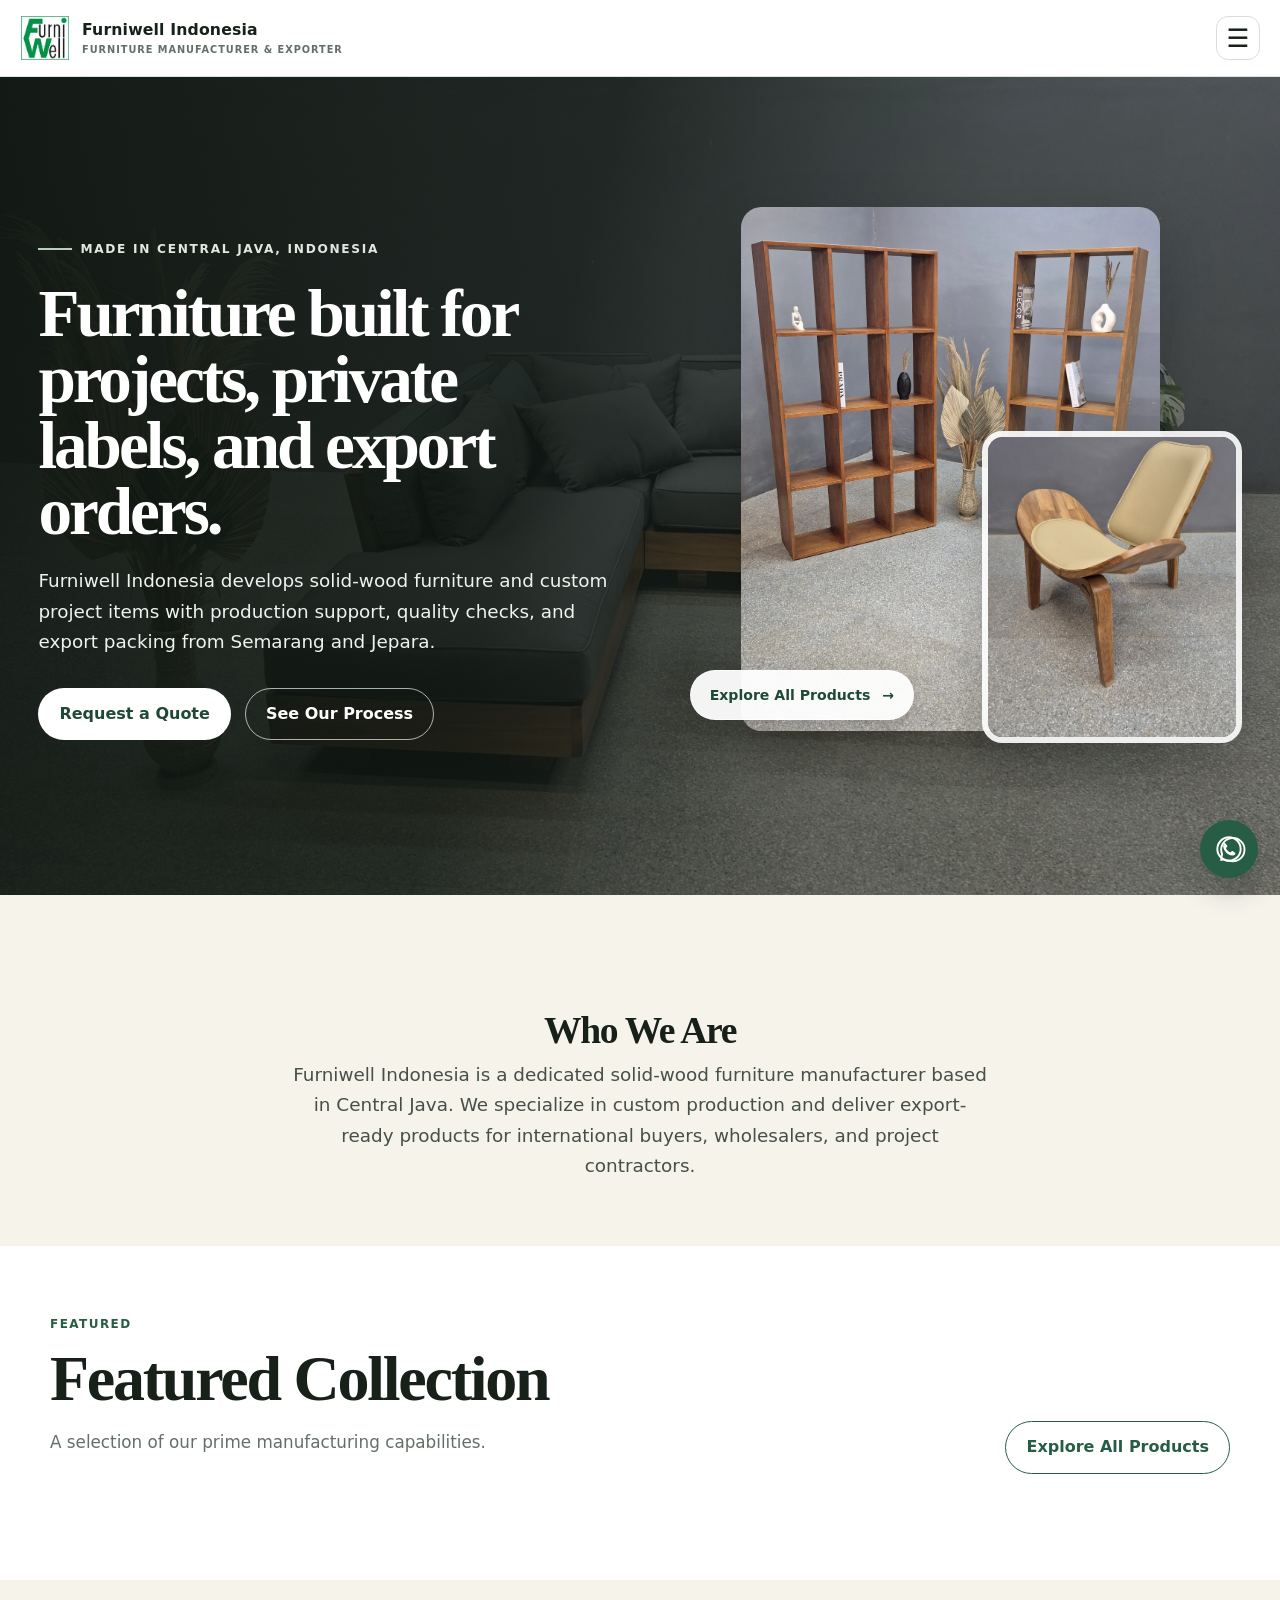
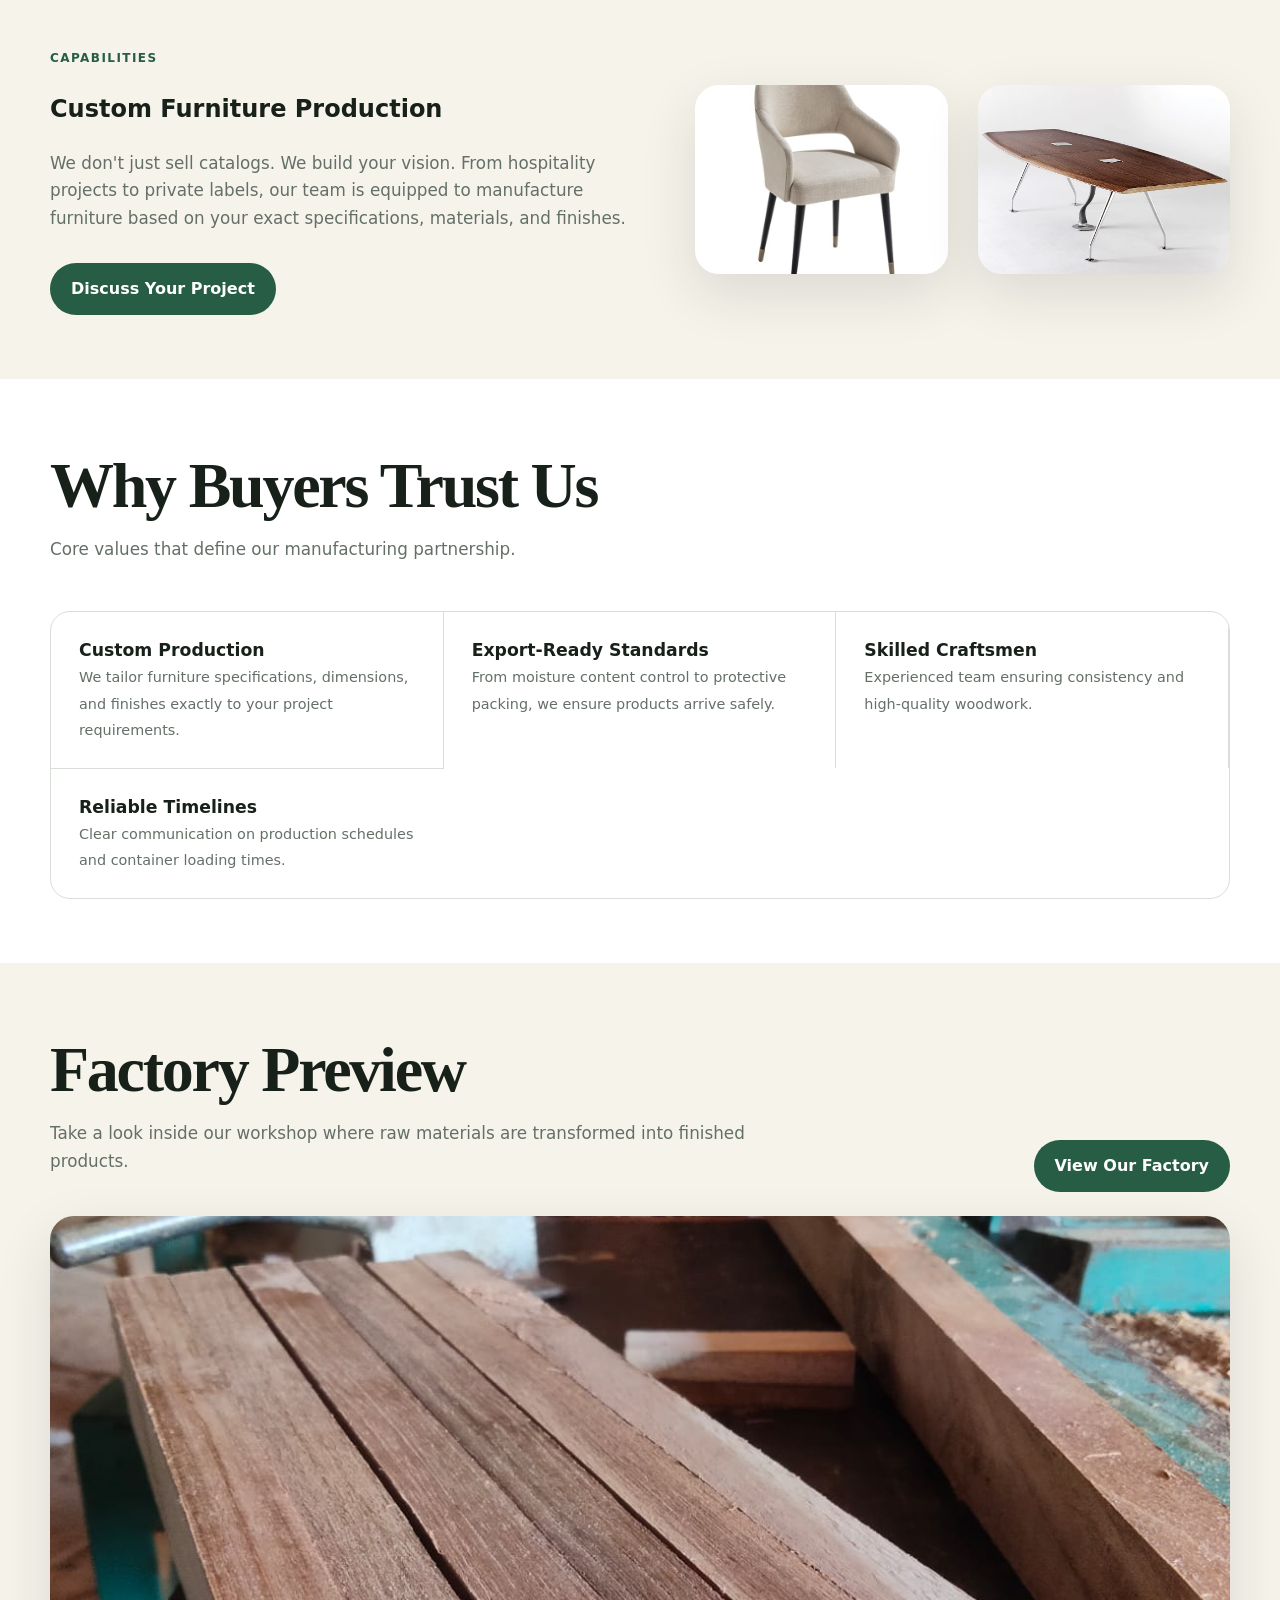
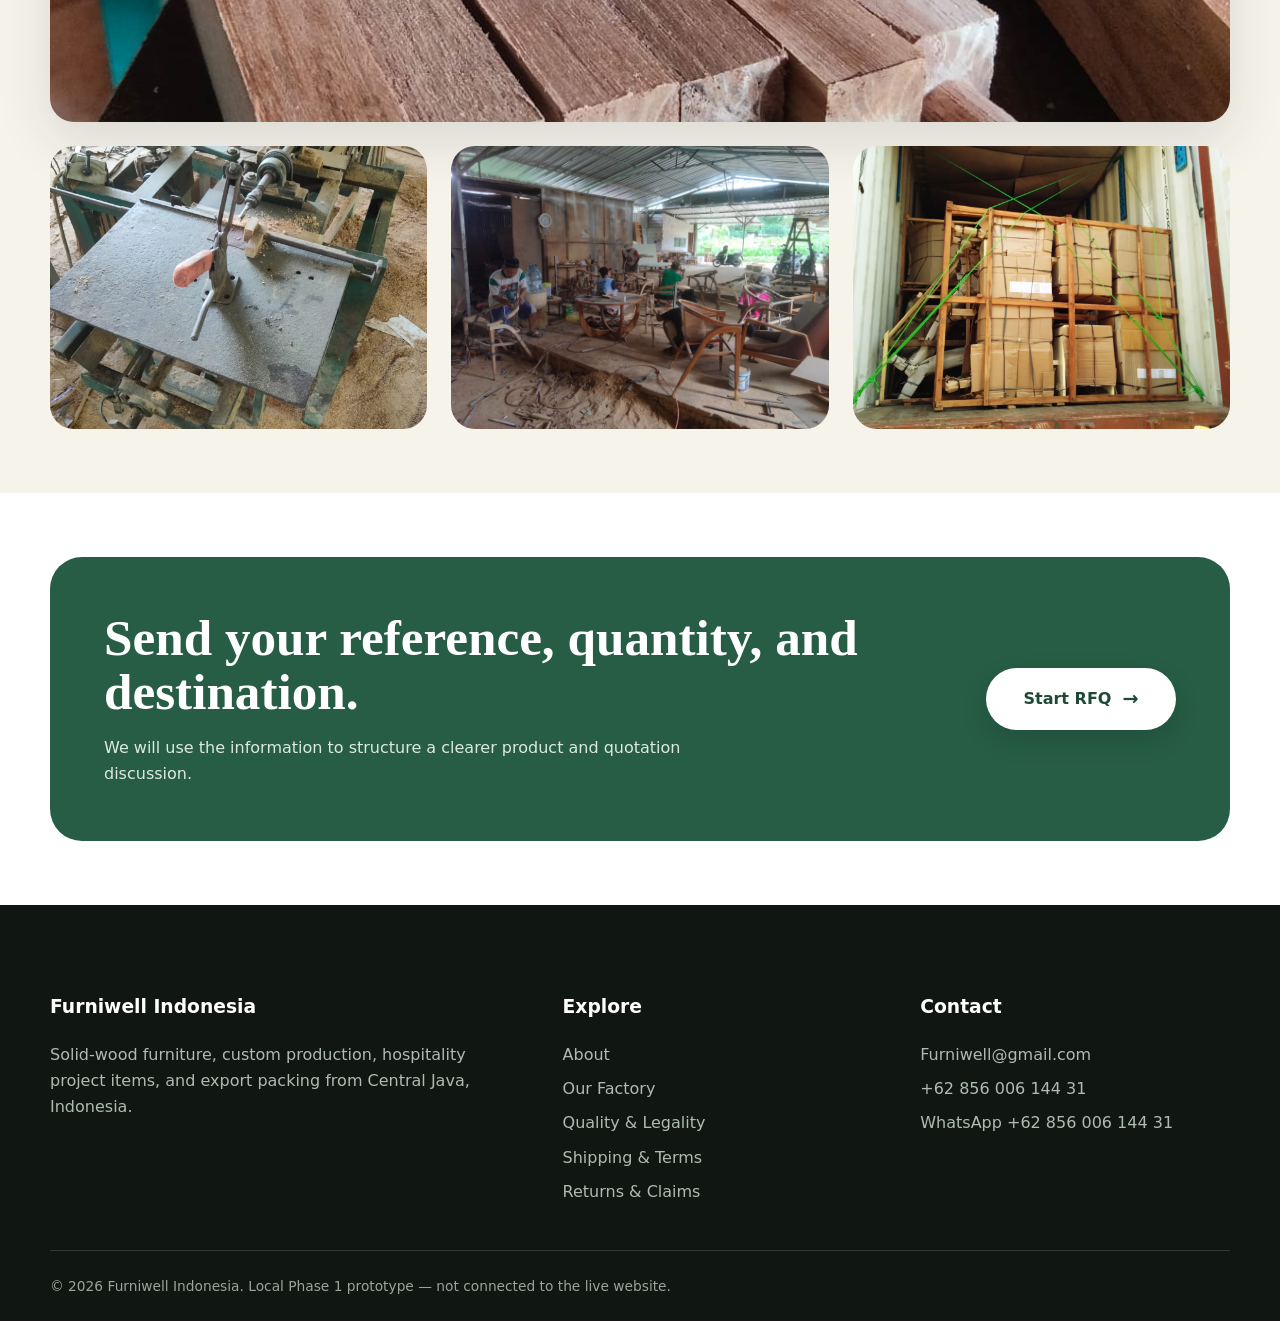
<file: index.html>
<!doctype html><html lang="en"><head><meta charset="utf-8"><meta name="viewport" content="width=device-width,initial-scale=1"><title data-i18n="home.title">Furniwell Indonesia | Solid-Wood Furniture Manufacturer &amp; Exporter</title><meta name="description" content="Indonesian solid-wood furniture manufacturer for custom production, hospitality projects, and export orders."><link rel="stylesheet" href="assets/css/styles.css?v=8"><link rel="alternate" hreflang="en-us" href="https://furniwellindo.com/en-us/" />
<link rel="alternate" hreflang="x-default" href="https://furniwellindo.com/" />
</head><body><a class="skip" href="#main" data-i18n="shared.skip">Skip to content</a><header class="site-header"><div class="container nav"><a class="brand" href="index.html"><img src="assets/images/logo.webp" alt="Furniwell Indonesia logo"><span>Furniwell Indonesia<small data-i18n="shared.tagline">Furniture manufacturer &amp; exporter</small></span></a><button class="menu-toggle" type="button" aria-expanded="false" aria-controls="site-menu" aria-label="Open navigation" data-i18n-aria-label="nav.open">☰</button><nav class="menu" id="site-menu" aria-label="Main navigation" data-i18n-aria-label="nav.label"><a href="index.html" aria-current="page" data-i18n="nav.home">Home</a><a href="about.html" data-i18n="nav.about">About</a><a href="our-factory.html" data-i18n="nav.factory">Our Factory</a><a href="products.html" data-i18n="nav.products">Products</a><div class="dropdown"><button type="button" class="dropdown-toggle" aria-expanded="false" data-i18n="nav.resources">Resources</button><div class="dropdown-menu"><a href="quality-legality.html" data-i18n="nav.quality">Quality &amp; Legality</a><a href="shipping-terms.html" data-i18n="nav.shipping">Shipping &amp; Terms</a><a href="returns-claims.html" data-i18n="nav.returns">Returns &amp; Claims</a></div></div><a href="contact.html" data-i18n="footer.contact">Contact</a><a class="nav-cta" href="contact.html#rfq" data-i18n="nav.quote">Request a Quote</a><div class="language-switcher" role="group" data-i18n-aria-label="lang.label"><button type="button" class="language-option is-active" data-language="en" aria-pressed="true">EN</button><span aria-hidden="true">/</span><button type="button" class="language-option" data-language="id" aria-pressed="false">ID</button></div></nav></div></header>
<main id="main"><section class="hero"><div class="hero-inner"><div class="hero-copy"><span class="eyebrow" data-i18n="home.kicker">Made in Central Java, Indonesia</span><h1 data-i18n="home.hero">Furniture built for projects, private labels, and export orders.</h1><p data-i18n="home.heroText">Furniwell Indonesia develops solid-wood furniture and custom project items with production support, quality checks, and export packing from Semarang and Jepara.</p><div class="actions"><a class="btn btn-primary" href="contact.html#rfq" data-i18n="nav.quote">Request a Quote</a><a class="btn btn-outline" href="our-factory.html" data-i18n="home.processCta">See Our Process</a></div></div><div class="hero-products" aria-label="Selected Furniwell products" data-i18n-aria-label="home.productsLabel"><div class="hero-product-main"><img src="assets/images/rak.webp" alt="Woven lounge seating set in the Furniwell workshop" width="1000" height="750" loading="eager"></div><div class="hero-product-secondary"><img src="assets/images/kursi.webp" alt="Round solid wood dining table with a rotating centre" width="729" height="540"></div><a class="hero-products-link" href="products.html"><span data-i18n="home.exploreAllProducts">Explore All Products</span><span aria-hidden="true">→</span></a></div></div></section>
<!-- Who We Are -->
<section class="section-soft">
  <div class="container content" style="text-align: center; margin: 0 auto;">
    <h2 data-i18n="home.whoTitle">Who We Are</h2>
    <p data-i18n="home.whoText" style="max-width: 700px; margin: 0 auto; font-size: 1.15rem;">Furniwell Indonesia is a dedicated solid-wood furniture manufacturer based in Central Java. We specialize in custom production and deliver export-ready products for international buyers, wholesalers, and project contractors.</p>
  </div>
</section>

<!-- Featured Collection -->
<section>
  <div class="container">
    <div class="section-head">
      <div>
        <span class="kicker" data-i18n="home.featuredKicker">Featured</span>
        <h2 data-i18n="home.featuredTitle">Featured Collection</h2>
        <p data-i18n="home.featuredText">A selection of our prime manufacturing capabilities.</p>
      </div>
      <a class="btn btn-light-outline" href="products.html" data-i18n="home.exploreAllProducts">Explore All Products</a>
    </div>
    <div class="grid-3" id="featured-products-grid"></div>
  </div>
</section>

<!-- Custom Furniture -->
<section class="section-soft">
  <div class="container split">
    <div>
      <span class="kicker" data-i18n="home.capabilitiesKicker">Capabilities</span>
      <h2 data-i18n="home.customProdTitle">Custom Furniture Production</h2>
      <p class="lede" data-i18n="home.customProdText">We don't just sell catalogs. We build your vision. From hospitality projects to private labels, our team is equipped to manufacture furniture based on your exact specifications, materials, and finishes.</p>
      <div class="actions">
        <a class="btn btn-dark" href="contact.html#rfq" data-i18n="home.discussProject">Discuss Your Project</a>
      </div>
    </div>
    <div class="grid-2">
      <div style="border-radius: var(--radius); overflow: hidden; box-shadow: var(--shadow);">
        <img src="assets/images/custom-furniture/Custom-Chair/WhatsApp Image 2026-07-02 at 21.51.29.jpeg" alt="Custom chair manufacturing" loading="lazy" style="width: 100%; aspect-ratio: 4/3; object-fit: cover;">
      </div>
      <div style="border-radius: var(--radius); overflow: hidden; box-shadow: var(--shadow);">
        <img src="assets/images/custom-furniture/Custom-Meeting-Table/WhatsApp Image 2026-07-02 at 21.56.57.jpeg" alt="Custom table manufacturing" loading="lazy" style="width: 100%; aspect-ratio: 4/3; object-fit: cover;">
      </div>
    </div>
  </div>
</section>

<!-- Why Choose Furniwell -->
<section>
  <div class="container">
    <div class="section-head" style="margin-bottom: 30px;">
      <div>
        <h2 data-i18n="factory.trustTitle">Why Choose Furniwell</h2>
        <p data-i18n="factory.trustText">Values that make us a reliable manufacturing partner.</p>
      </div>
    </div>
    <div class="trust-grid" style="margin-top: 0; box-shadow: none; border: 1px solid var(--line);">
      <div class="trust-item">
        <strong data-i18n="factory.trustCustom">Custom Manufacturing</strong>
        <span data-i18n="factory.trustCustomText">Tailored dimensions, materials, and finishes to meet your exact project needs.</span>
      </div>
      <div class="trust-item">
        <strong data-i18n="factory.trustExport">Export Ready</strong>
        <span data-i18n="factory.trustExportText">Rigorous moisture control, protective packing, and container loading support.</span>
      </div>
      <div class="trust-item">
        <strong data-i18n="home.trustCraftsmen">Skilled Craftsmen</strong>
        <span data-i18n="home.trustCraftsmenText">Experienced team ensuring consistency and high-quality woodwork.</span>
      </div>
      <div class="trust-item" style="border-right: 0; border-top: 1px solid var(--line);">
        <strong data-i18n="factory.trustTime">Reliable Production</strong>
        <span data-i18n="factory.trustTimeText">Clear timelines, transparent communication, and consistent delivery.</span>
      </div>
    </div>
  </div>
</section>

<!-- Factory Preview -->
<section class="section-soft">
  <div class="container">
    <div class="section-head" style="margin-bottom: 24px;">
      <div>
        <h2 data-i18n="home.factoryPreviewTitle">Factory Preview</h2>
        <p data-i18n="home.factoryPreviewText">Take a look inside our workshop where raw materials are transformed into finished products.</p>
      </div>
      <a class="btn btn-dark" href="our-factory.html" data-i18n="home.viewFactory">View Our Factory</a>
    </div>
    <div style="margin-bottom: 24px; border-radius: var(--radius); overflow: hidden; box-shadow: var(--shadow);">
      <img src="assets/images/factory/mesin/WhatsApp Image 2026-07-02 at 20.55.34 1.jpeg" alt="Factory Overview" loading="lazy" style="width: 100%; aspect-ratio: 21/9; object-fit: cover;">
    </div>
    <div class="grid-3">
      <div style="border-radius: var(--radius); overflow: hidden;">
        <img src="assets/images/factory/mesin/WhatsApp Image 2026-07-02 at 20.55.34.jpeg" alt="Machine Detail" loading="lazy" style="width: 100%; aspect-ratio: 4/3; object-fit: cover;">
      </div>
      <div style="border-radius: var(--radius); overflow: hidden;">
        <img src="assets/images/factory/pekerja/WhatsApp Image 2026-07-02 at 20.55.38.jpeg" alt="Craftsman Detail" loading="lazy" style="width: 100%; aspect-ratio: 4/3; object-fit: cover;">
      </div>
      <div style="border-radius: var(--radius); overflow: hidden;">
        <img src="assets/images/container-loading.webp" alt="Loading Detail" loading="lazy" style="width: 100%; aspect-ratio: 4/3; object-fit: cover;">
      </div>
    </div>
  </div>
</section>
<section><div class="container cta home-rfq-cta"><div class="home-rfq-copy"><h2 data-i18n="home.finalTitle">Send your reference, quantity, and destination.</h2><p data-i18n="home.finalText">We will use the information to structure a clearer product and quotation discussion.</p></div><a class="btn btn-primary home-rfq-button" href="contact.html#rfq"><span data-i18n="home.finalCta">Start RFQ</span><span aria-hidden="true">→</span></a></div></section></main><footer class="site-footer"><div class="container"><div class="footer-grid"><div><h3>Furniwell Indonesia</h3><p data-i18n="footer.description">Solid-wood furniture, custom production, hospitality project items, and export packing from Central Java, Indonesia.</p></div><div><h3 data-i18n="footer.explore">Explore</h3><div class="footer-links"><a href="about.html" data-i18n="nav.about">About</a><a href="our-factory.html" data-i18n="nav.factory">Our Factory</a><a href="quality-legality.html" data-i18n="nav.quality">Quality &amp; Legality</a><a href="shipping-terms.html" data-i18n="nav.shipping">Shipping &amp; Terms</a><a href="returns-claims.html" data-i18n="nav.returns">Returns &amp; Claims</a></div></div><div><h3 data-i18n="footer.contact">Contact</h3><div class="footer-links"><a href="mailto:Furniwell@gmail.com">Furniwell@gmail.com</a><a href="tel:+6285600614431">+62 856 006 144 31</a><a href="https://wa.me/6285600614431">WhatsApp +62 856 006 144 31</a></div></div></div><div class="copyright" data-i18n="footer.copyright">© 2026 Furniwell Indonesia. Local Phase 1 prototype — not connected to the live website.</div></div></footer><a class="whatsapp-float" href="https://wa.me/6285600614431" aria-label="WhatsApp" title="WhatsApp"><svg viewBox="0 0 24 24" aria-hidden="true" focusable="false"><circle cx="12" cy="12" r="8.75"></circle><path d="M8.2 7.8c.35-.35.72-.45 1.08-.2l1.35 1.75c.2.28.18.6-.03.9l-.7.9c-.16.2-.16.43-.04.65.62 1.12 1.52 2.03 2.65 2.66.22.12.45.12.65-.04l.9-.7c.3-.22.62-.23.9-.03l1.75 1.35c.25.36.15.73-.2 1.08-.58.58-1.37.88-2.18.75-3.4-.54-6.1-3.24-6.65-6.65-.13-.8.17-1.6.75-2.18Z"></path><path d="m6.1 18.3.7-2.45A8.75 8.75 0 1 1 12 20.75a8.7 8.7 0 0 1-4.15-1.05L6.1 20.2l.5-1.9"></path></svg></a><script src="assets/js/translations.js?v=8"></script><script src="assets/js/main.js?v=8"></script></body></html>
</file>
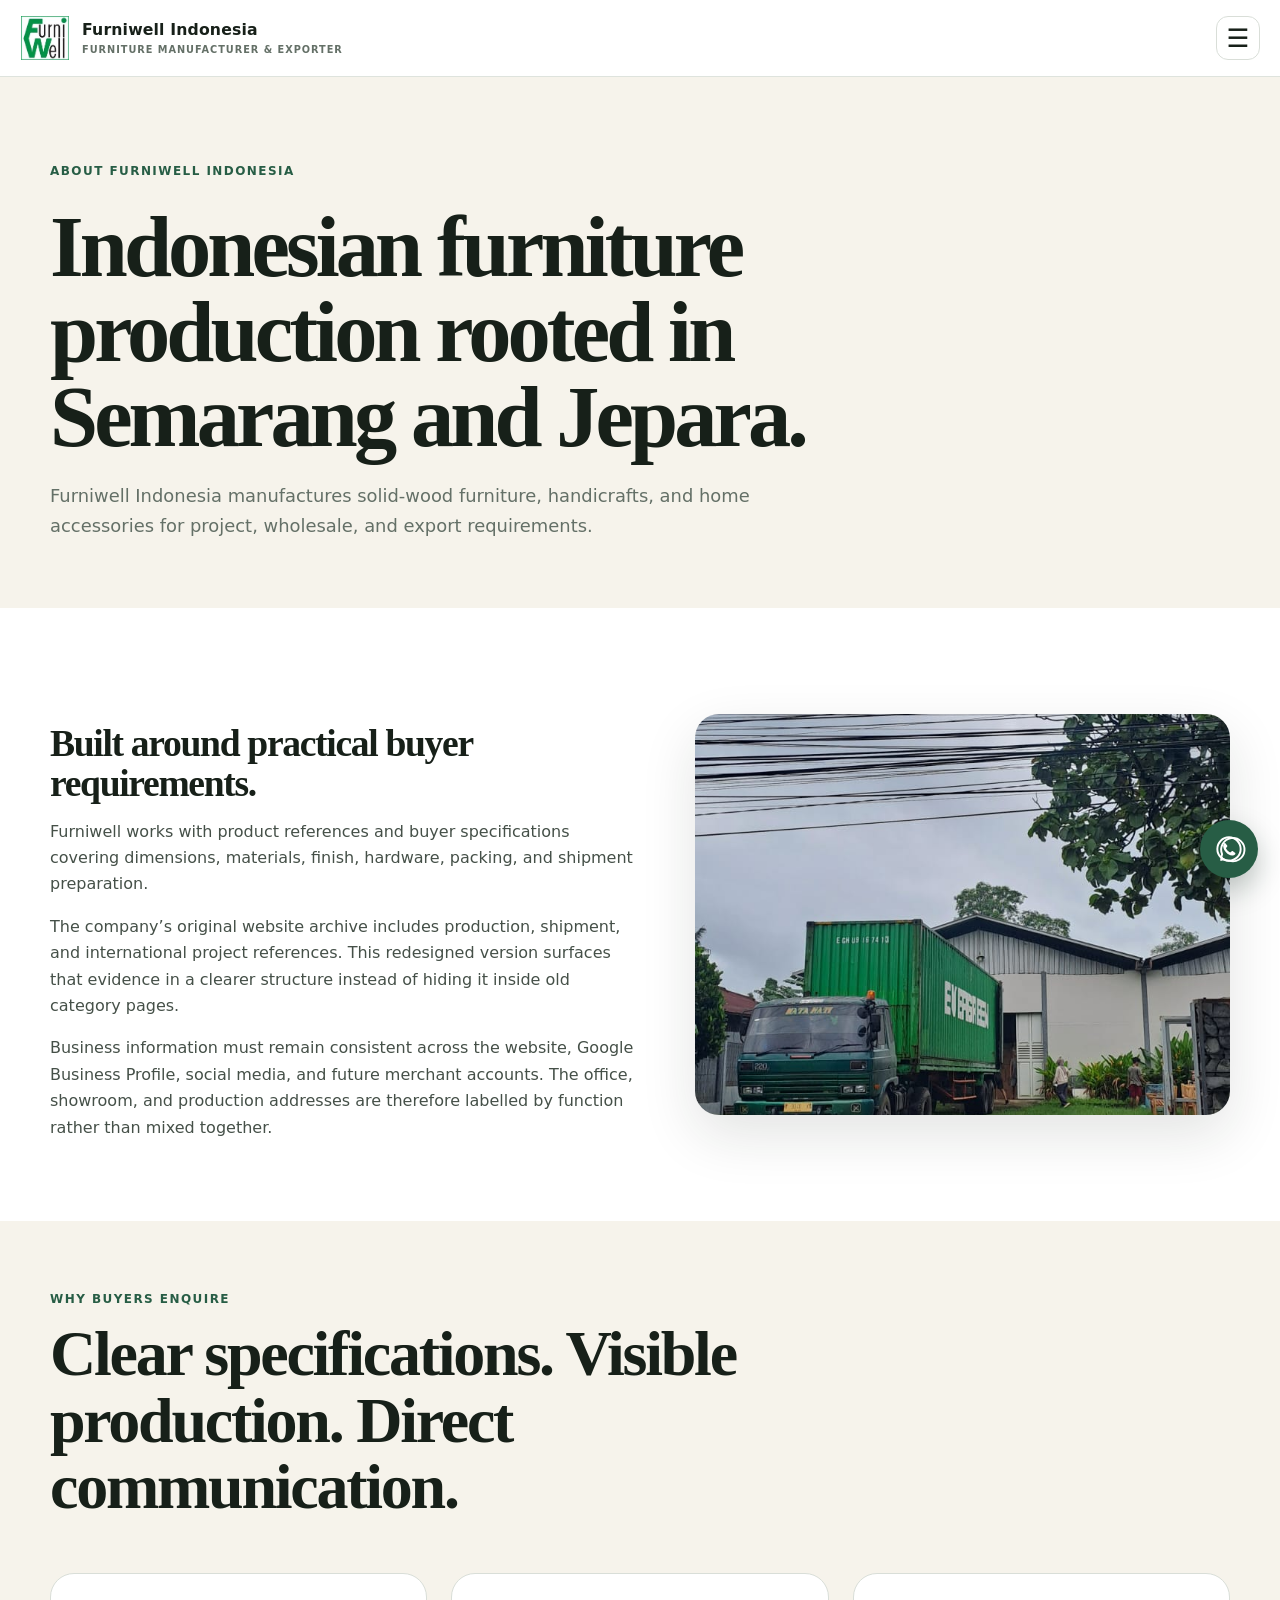
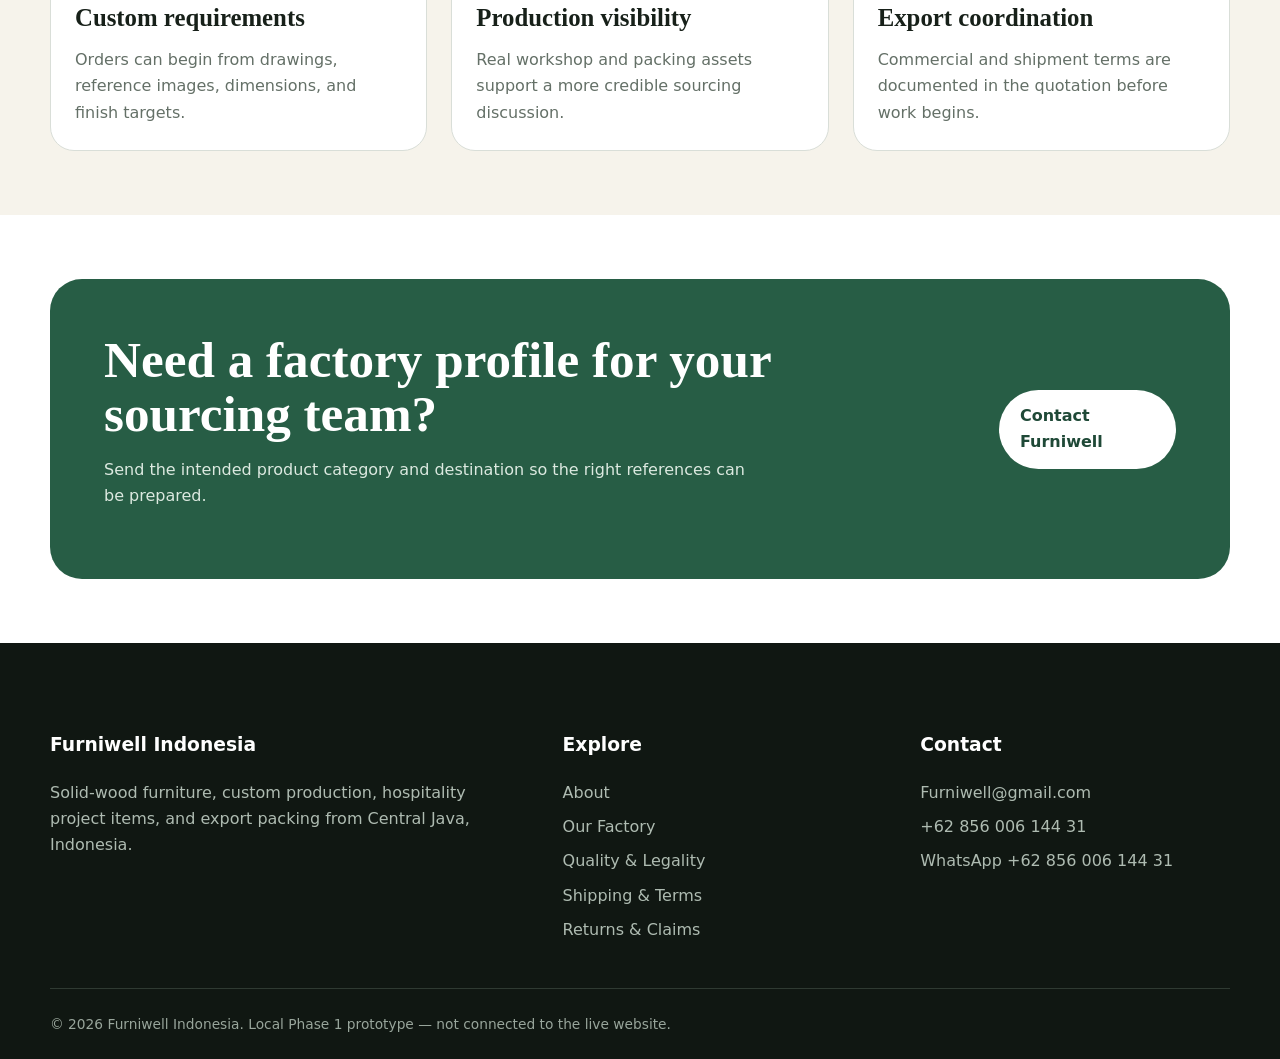
<file: about.html>
<!doctype html><html lang="en"><head><meta charset="utf-8"><meta name="viewport" content="width=device-width,initial-scale=1"><title data-i18n="about.title">About Furniwell Indonesia | Furniture Manufacturer &amp; Exporter</title><meta name="description" content="Learn about Furniwell Indonesia, its Central Java production base, custom furniture work, and export support."><link rel="stylesheet" href="assets/css/styles.css?v=8"><link rel="alternate" hreflang="en-us" href="https://furniwellindo.com/en-us/about.html" />
<link rel="alternate" hreflang="x-default" href="https://furniwellindo.com/about.html" />
</head><body><a class="skip" href="#main" data-i18n="shared.skip">Skip to content</a><header class="site-header"><div class="container nav"><a class="brand" href="index.html"><img src="assets/images/logo.webp" alt="Furniwell Indonesia logo"><span>Furniwell Indonesia<small data-i18n="shared.tagline">Furniture manufacturer &amp; exporter</small></span></a><button class="menu-toggle" type="button" aria-expanded="false" aria-controls="site-menu" aria-label="Open navigation" data-i18n-aria-label="nav.open">☰</button><nav class="menu" id="site-menu" aria-label="Main navigation" data-i18n-aria-label="nav.label"><a href="index.html" data-i18n="nav.home">Home</a><a href="about.html" aria-current="page" data-i18n="nav.about">About</a><a href="our-factory.html" data-i18n="nav.factory">Our Factory</a><a href="products.html" data-i18n="nav.products">Products</a><div class="dropdown"><button type="button" class="dropdown-toggle" aria-expanded="false" data-i18n="nav.resources">Resources</button><div class="dropdown-menu"><a href="quality-legality.html" data-i18n="nav.quality">Quality &amp; Legality</a><a href="shipping-terms.html" data-i18n="nav.shipping">Shipping &amp; Terms</a><a href="returns-claims.html" data-i18n="nav.returns">Returns &amp; Claims</a></div></div><a href="contact.html" data-i18n="footer.contact">Contact</a><a class="nav-cta" href="contact.html#rfq" data-i18n="nav.quote">Request a Quote</a><div class="language-switcher" role="group" data-i18n-aria-label="lang.label"><button type="button" class="language-option is-active" data-language="en" aria-pressed="true">EN</button><span aria-hidden="true">/</span><button type="button" class="language-option" data-language="id" aria-pressed="false">ID</button></div></nav></div></header>
<main id="main"><section class="page-hero"><div class="container"><span class="kicker" data-i18n="about.kicker">About Furniwell Indonesia</span><h1 data-i18n="about.hero">Indonesian furniture production rooted in Semarang and Jepara.</h1><p data-i18n="about.heroText">Furniwell Indonesia manufactures solid-wood furniture, handicrafts, and home accessories for project, wholesale, and export requirements.</p></div></section><section><div class="container split"><div class="content"><h2 data-i18n="about.requirementsTitle">Built around practical buyer requirements.</h2><p data-i18n="about.requirements1">Furniwell works with product references and buyer specifications covering dimensions, materials, finish, hardware, packing, and shipment preparation.</p><p data-i18n="about.requirements2">The company’s original website archive includes production, shipment, and international project references. This redesigned version surfaces that evidence in a clearer structure instead of hiding it inside old category pages.</p><p data-i18n="about.requirements3">Business information must remain consistent across the website, Google Business Profile, social media, and future merchant accounts. The office, showroom, and production addresses are therefore labelled by function rather than mixed together.</p></div><div class="split-media"><img src="assets/images/New/WhatsApp%20Image%202026-07-06%20at%2020.49.38.jpeg" alt="Furniwell production location and export container" loading="lazy"></div></div></section><section class="section-soft"><div class="container"><div class="section-head"><div><span class="kicker" data-i18n="about.why">Why buyers enquire</span><h2 data-i18n="about.clearTitle">Clear specifications. Visible production. Direct communication.</h2></div></div><div class="grid-3"><article class="card"><div class="card-body"><h3 data-i18n="about.customTitle">Custom requirements</h3><p data-i18n="about.customText">Orders can begin from drawings, reference images, dimensions, and finish targets.</p></div></article><article class="card"><div class="card-body"><h3 data-i18n="about.visibilityTitle">Production visibility</h3><p data-i18n="about.visibilityText">Real workshop and packing assets support a more credible sourcing discussion.</p></div></article><article class="card"><div class="card-body"><h3 data-i18n="about.exportTitle">Export coordination</h3><p data-i18n="about.exportText">Commercial and shipment terms are documented in the quotation before work begins.</p></div></article></div></div></section><section><div class="container cta"><div><h2 data-i18n="about.ctaTitle">Need a factory profile for your sourcing team?</h2><p data-i18n="about.ctaText">Send the intended product category and destination so the right references can be prepared.</p></div><a class="btn btn-primary" href="contact.html#rfq" data-i18n="about.cta">Contact Furniwell</a></div></section></main><footer class="site-footer"><div class="container"><div class="footer-grid"><div><h3>Furniwell Indonesia</h3><p data-i18n="footer.description">Solid-wood furniture, custom production, hospitality project items, and export packing from Central Java, Indonesia.</p></div><div><h3 data-i18n="footer.explore">Explore</h3><div class="footer-links"><a href="about.html" data-i18n="nav.about">About</a><a href="our-factory.html" data-i18n="nav.factory">Our Factory</a><a href="quality-legality.html" data-i18n="nav.quality">Quality &amp; Legality</a><a href="shipping-terms.html" data-i18n="nav.shipping">Shipping &amp; Terms</a><a href="returns-claims.html" data-i18n="nav.returns">Returns &amp; Claims</a></div></div><div><h3 data-i18n="footer.contact">Contact</h3><div class="footer-links"><a href="mailto:Furniwell@gmail.com">Furniwell@gmail.com</a><a href="tel:+6285600614431">+62 856 006 144 31</a><a href="https://wa.me/6285600614431">WhatsApp +62 856 006 144 31</a></div></div></div><div class="copyright" data-i18n="footer.copyright">© 2026 Furniwell Indonesia. Local Phase 1 prototype — not connected to the live website.</div></div></footer><a class="whatsapp-float" href="https://wa.me/6285600614431" aria-label="WhatsApp" title="WhatsApp"><svg viewBox="0 0 24 24" aria-hidden="true" focusable="false"><circle cx="12" cy="12" r="8.75"></circle><path d="M8.2 7.8c.35-.35.72-.45 1.08-.2l1.35 1.75c.2.28.18.6-.03.9l-.7.9c-.16.2-.16.43-.04.65.62 1.12 1.52 2.03 2.65 2.66.22.12.45.12.65-.04l.9-.7c.3-.22.62-.23.9-.03l1.75 1.35c.25.36.15.73-.2 1.08-.58.58-1.37.88-2.18.75-3.4-.54-6.1-3.24-6.65-6.65-.13-.8.17-1.6.75-2.18Z"></path><path d="m6.1 18.3.7-2.45A8.75 8.75 0 1 1 12 20.75a8.7 8.7 0 0 1-4.15-1.05L6.1 20.2l.5-1.9"></path></svg></a><script src="assets/js/translations.js?v=8"></script><script src="assets/js/main.js?v=8"></script></body></html>
</file>
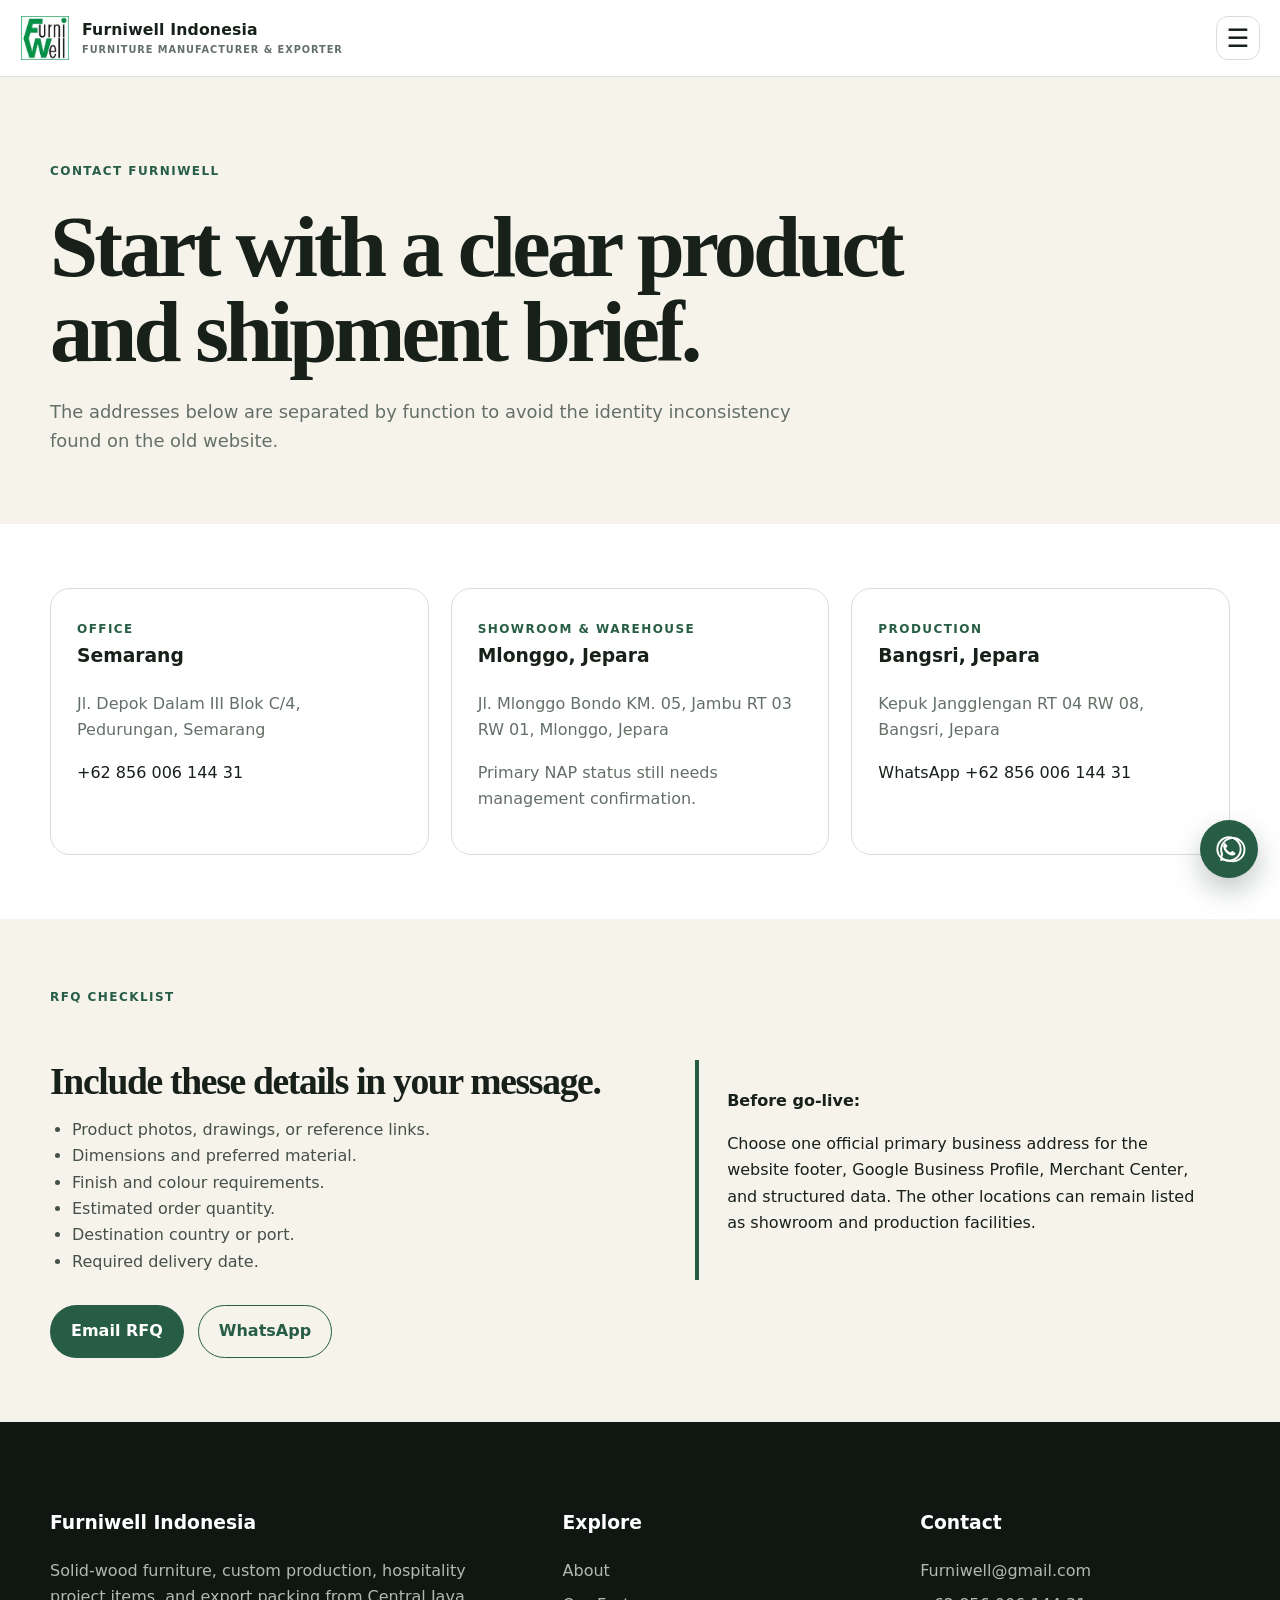
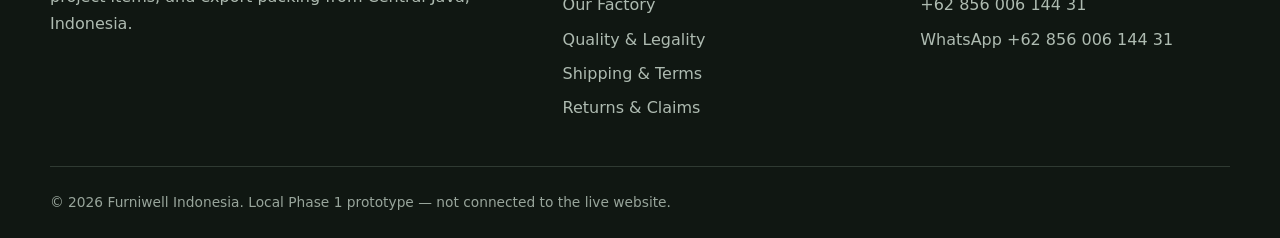
<file: contact.html>
<!doctype html><html lang="en"><head><meta charset="utf-8"><meta name="viewport" content="width=device-width,initial-scale=1"><title data-i18n="contact.title">Contact Furniwell Indonesia | Request a Furniture Quote</title><meta name="description" content="Contact Furniwell Indonesia for custom furniture, product sourcing, hospitality projects, and export enquiries."><link rel="stylesheet" href="assets/css/styles.css?v=8"><link rel="alternate" hreflang="en-us" href="https://furniwellindo.com/en-us/contact.html" />
<link rel="alternate" hreflang="x-default" href="https://furniwellindo.com/contact.html" />
</head><body><a class="skip" href="#main" data-i18n="shared.skip">Skip to content</a><header class="site-header"><div class="container nav"><a class="brand" href="index.html"><img src="assets/images/logo.webp" alt="Furniwell Indonesia logo"><span>Furniwell Indonesia<small data-i18n="shared.tagline">Furniture manufacturer &amp; exporter</small></span></a><button class="menu-toggle" type="button" aria-expanded="false" aria-controls="site-menu" aria-label="Open navigation" data-i18n-aria-label="nav.open">☰</button><nav class="menu" id="site-menu" aria-label="Main navigation" data-i18n-aria-label="nav.label"><a href="index.html" data-i18n="nav.home">Home</a><a href="about.html" data-i18n="nav.about">About</a><a href="our-factory.html" data-i18n="nav.factory">Our Factory</a><a href="products.html" data-i18n="nav.products">Products</a><div class="dropdown"><button type="button" class="dropdown-toggle" aria-expanded="false" data-i18n="nav.resources">Resources</button><div class="dropdown-menu"><a href="quality-legality.html" data-i18n="nav.quality">Quality &amp; Legality</a><a href="shipping-terms.html" data-i18n="nav.shipping">Shipping &amp; Terms</a><a href="returns-claims.html" data-i18n="nav.returns">Returns &amp; Claims</a></div></div><a href="contact.html" aria-current="page" data-i18n="footer.contact">Contact</a><a class="nav-cta" href="contact.html#rfq" data-i18n="nav.quote">Request a Quote</a><div class="language-switcher" role="group" data-i18n-aria-label="lang.label"><button type="button" class="language-option is-active" data-language="en" aria-pressed="true">EN</button><span aria-hidden="true">/</span><button type="button" class="language-option" data-language="id" aria-pressed="false">ID</button></div></nav></div></header>
<main id="main"><section class="page-hero"><div class="container"><span class="kicker" data-i18n="about.cta">Contact Furniwell</span><h1 data-i18n="contact.hero">Start with a clear product and shipment brief.</h1><p data-i18n="contact.heroText">The addresses below are separated by function to avoid the identity inconsistency found on the old website.</p></div></section><section><div class="container"><div class="contact-grid"><article class="contact-card"><span class="kicker" data-i18n="contact.office">Office</span><h3>Semarang</h3><p>Jl. Depok Dalam III Blok C/4, Pedurungan, Semarang</p><a href="tel:+6285600614431">+62 856 006 144 31</a></article><article class="contact-card"><span class="kicker" data-i18n="contact.showroom">Showroom &amp; warehouse</span><h3>Mlonggo, Jepara</h3><p>Jl. Mlonggo Bondo KM. 05, Jambu RT 03 RW 01, Mlonggo, Jepara</p><p data-i18n="contact.nap">Primary NAP status still needs management confirmation.</p></article><article class="contact-card"><span class="kicker" data-i18n="contact.production">Production</span><h3>Bangsri, Jepara</h3><p>Kepuk Jangglengan RT 04 RW 08, Bangsri, Jepara</p><a href="https://wa.me/6285600614431">WhatsApp +62 856 006 144 31</a></article></div></div></section><section id="rfq" class="section-soft"><div class="container split"><div class="content"><span class="kicker" data-i18n="contact.rfqKicker">RFQ checklist</span><h2 data-i18n="contact.rfqTitle">Include these details in your message.</h2><ul><li data-i18n="contact.rfq1">Product photos, drawings, or reference links.</li><li data-i18n="contact.rfq2">Dimensions and preferred material.</li><li data-i18n="contact.rfq3">Finish and colour requirements.</li><li data-i18n="contact.rfq4">Estimated order quantity.</li><li data-i18n="contact.rfq5">Destination country or port.</li><li data-i18n="contact.rfq6">Required delivery date.</li></ul><div class="actions"><a class="btn btn-dark" href="mailto:Furniwell@gmail.com?subject=Furniture%20RFQ" data-i18n="contact.email">Email RFQ</a><a class="btn btn-light-outline" href="https://wa.me/6285600614431?text=Hello%20Furniwell%2C%20I%20would%20like%20to%20discuss%20a%20furniture%20RFQ.">WhatsApp</a></div></div><div class="quote-box"><strong data-i18n="contact.before">Before go-live:</strong><p data-i18n="contact.beforeText">Choose one official primary business address for the website footer, Google Business Profile, Merchant Center, and structured data. The other locations can remain listed as showroom and production facilities.</p></div></div></section></main><footer class="site-footer"><div class="container"><div class="footer-grid"><div><h3>Furniwell Indonesia</h3><p data-i18n="footer.description">Solid-wood furniture, custom production, hospitality project items, and export packing from Central Java, Indonesia.</p></div><div><h3 data-i18n="footer.explore">Explore</h3><div class="footer-links"><a href="about.html" data-i18n="nav.about">About</a><a href="our-factory.html" data-i18n="nav.factory">Our Factory</a><a href="quality-legality.html" data-i18n="nav.quality">Quality &amp; Legality</a><a href="shipping-terms.html" data-i18n="nav.shipping">Shipping &amp; Terms</a><a href="returns-claims.html" data-i18n="nav.returns">Returns &amp; Claims</a></div></div><div><h3 data-i18n="footer.contact">Contact</h3><div class="footer-links"><a href="mailto:Furniwell@gmail.com">Furniwell@gmail.com</a><a href="tel:+6285600614431">+62 856 006 144 31</a><a href="https://wa.me/6285600614431">WhatsApp +62 856 006 144 31</a></div></div></div><div class="copyright" data-i18n="footer.copyright">© 2026 Furniwell Indonesia. Local Phase 1 prototype — not connected to the live website.</div></div></footer><a class="whatsapp-float" href="https://wa.me/6285600614431" aria-label="WhatsApp" title="WhatsApp"><svg viewBox="0 0 24 24" aria-hidden="true" focusable="false"><circle cx="12" cy="12" r="8.75"></circle><path d="M8.2 7.8c.35-.35.72-.45 1.08-.2l1.35 1.75c.2.28.18.6-.03.9l-.7.9c-.16.2-.16.43-.04.65.62 1.12 1.52 2.03 2.65 2.66.22.12.45.12.65-.04l.9-.7c.3-.22.62-.23.9-.03l1.75 1.35c.25.36.15.73-.2 1.08-.58.58-1.37.88-2.18.75-3.4-.54-6.1-3.24-6.65-6.65-.13-.8.17-1.6.75-2.18Z"></path><path d="m6.1 18.3.7-2.45A8.75 8.75 0 1 1 12 20.75a8.7 8.7 0 0 1-4.15-1.05L6.1 20.2l.5-1.9"></path></svg></a><script src="assets/js/translations.js?v=8"></script><script src="assets/js/main.js?v=8"></script>
</body></html>
</file>
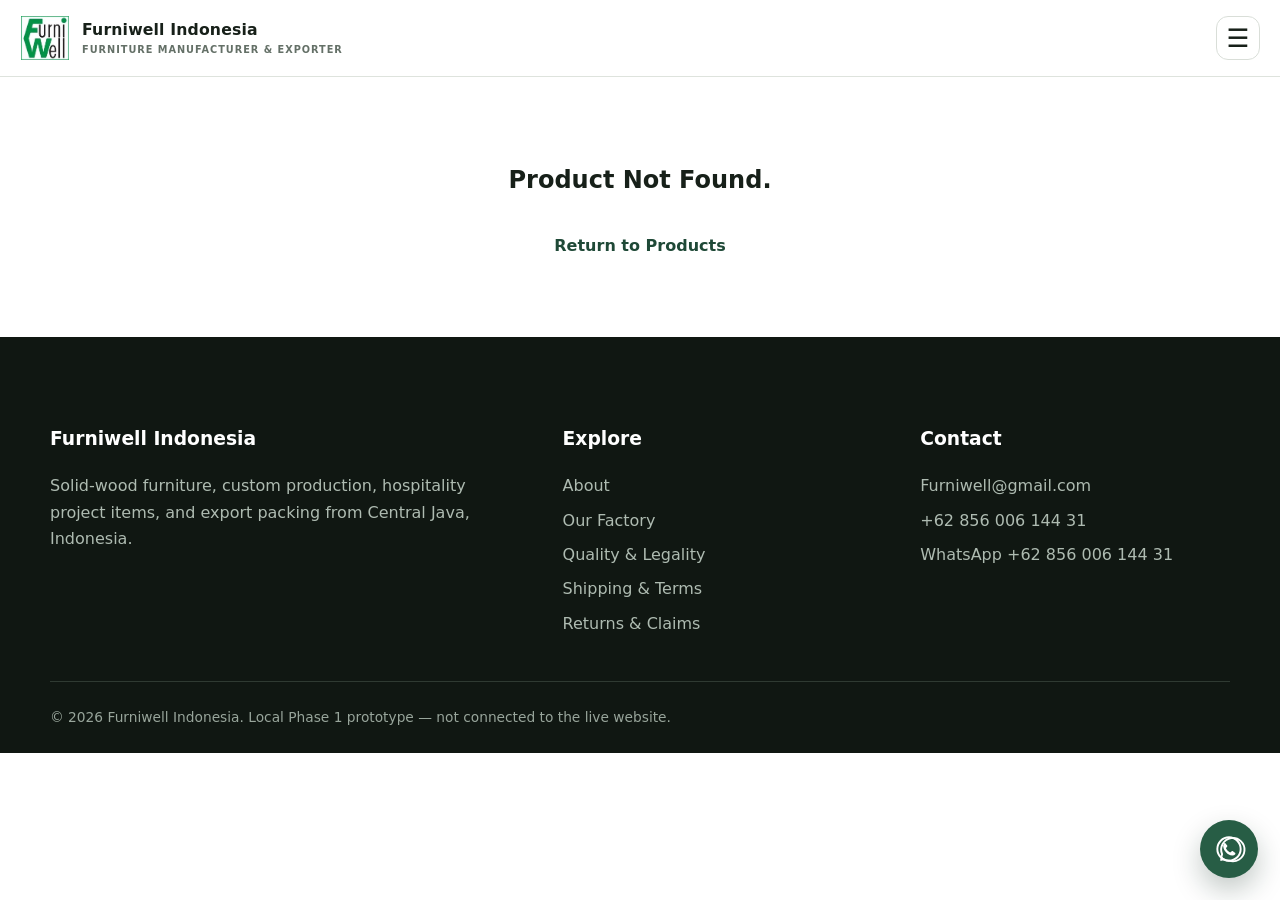
<file: detail.html>
<!doctype html><html lang="en"><head><meta charset="utf-8"><meta name="viewport" content="width=device-width,initial-scale=1"><title>Product Detail | Furniwell Indonesia</title><meta name="description" content="Explore selected solid-wood furniture products and archived hospitality project references from Furniwell Indonesia."><link rel="stylesheet" href="assets/css/styles.css?v=8">
<script type="application/ld+json">
[
  {
    "@context": "https://schema.org/",
    "@type": "Product",
    "name": "Teak Dining Table",
    "image": "https://furniwellindo.com/assets/images/hero-table.webp",
    "description": "Solid teak dining table kiln dried to 6-8 percent moisture content.",
    "brand": {
      "@type": "Brand",
      "name": "Furniwell Indonesia"
    },
    "offers": {
      "@type": "Offer",
      "url": "https://furniwellindo.com/en-us/products.html",
      "priceCurrency": "USD",
      "price": "0",
      "availability": "https://schema.org/InStock"
    }
  }
]
</script>
<link rel="alternate" hreflang="en-us" href="https://furniwellindo.com/en-us/products.html" />
<link rel="alternate" hreflang="x-default" href="https://furniwellindo.com/products.html" />
</head><body><a class="skip" href="#main" data-i18n="shared.skip">Skip to content</a><header class="site-header"><div class="container nav"><a class="brand" href="index.html"><img src="assets/images/logo.webp" alt="Furniwell Indonesia logo"><span>Furniwell Indonesia<small data-i18n="shared.tagline">Furniture manufacturer &amp; exporter</small></span></a><button class="menu-toggle" type="button" aria-expanded="false" aria-controls="site-menu" aria-label="Open navigation" data-i18n-aria-label="nav.open">☰</button><nav class="menu" id="site-menu" aria-label="Main navigation" data-i18n-aria-label="nav.label"><a href="index.html" data-i18n="nav.home">Home</a><a href="about.html" data-i18n="nav.about">About</a><a href="our-factory.html" data-i18n="nav.factory">Our Factory</a><a href="products.html"  data-i18n="nav.products">Products</a><div class="dropdown"><button type="button" class="dropdown-toggle" aria-expanded="false" data-i18n="nav.resources">Resources</button><div class="dropdown-menu"><a href="quality-legality.html" data-i18n="nav.quality">Quality &amp; Legality</a><a href="shipping-terms.html" data-i18n="nav.shipping">Shipping &amp; Terms</a><a href="returns-claims.html" data-i18n="nav.returns">Returns &amp; Claims</a></div></div><a href="contact.html" data-i18n="footer.contact">Contact</a><a class="nav-cta" href="contact.html#rfq" data-i18n="nav.quote">Request a Quote</a><div class="language-switcher" role="group" data-i18n-aria-label="lang.label"><button type="button" class="language-option is-active" data-language="en" aria-pressed="true">EN</button><span aria-hidden="true">/</span><button type="button" class="language-option" data-language="id" aria-pressed="false">ID</button></div></nav></div></header>

<main id="main">
  <div class="container" style="padding-top: 2rem;">
    <nav aria-label="breadcrumb" style="margin-bottom: 2rem; font-size: 0.9rem; color: #666;">
      <ol style="list-style: none; padding: 0; display: flex; gap: 0.5rem; align-items: center;">
        <li><a href="index.html" style="color: var(--blue); text-decoration: none;">Home</a></li>
        <li>&gt;</li>
        <li><a href="products.html" id="bc-category" style="color: var(--blue); text-decoration: none; text-transform: capitalize;">Products</a></li>
        <li>&gt;</li>
        <li id="bc-product" aria-current="page">Loading...</li>
      </ol>
    </nav>

    <div class="grid-2 detail-grid" style="align-items: start; margin-bottom: 4rem;">
      <!-- Product Viewer -->
      <div class="product-viewer">
        <div style="margin-bottom: 1rem; border: 1px solid #eee; border-radius: 4px; overflow: hidden; aspect-ratio: 4/3;">
          <img id="main-image" src="" alt="" style="width: 100%; height: 100%; object-fit: cover;">
        </div>
        <div id="thumbnail-strip" style="display: flex; gap: 0.5rem; overflow-x: auto; padding-bottom: 0.5rem;">
          <!-- Thumbnails will be injected here -->
        </div>
      </div>

      <!-- Product Info -->
      <div class="product-info">
        <span id="product-kicker" class="kicker" style="margin-bottom: 0.5rem; display: block;">Category</span>
        <h1 id="product-title" style="margin-top: 0; margin-bottom: 1rem; font-size: 2.5rem;">Loading...</h1>
        <p id="product-description" style="margin-bottom: 2rem; color: #555; line-height: 1.6;"></p>
        <a id="btn-quote" href="contact.html#rfq" class="btn btn-dark" style="display: inline-block;">Request a Quote</a>
      </div>
    </div>

    <!-- Navigation -->
    <div style="display: flex; justify-content: space-between; border-top: 1px solid #ddd; padding-top: 2rem; margin-bottom: 4rem;">
      <a id="btn-prev" href="#" class="btn btn-light-outline" style="display: none; max-width: 200px;">&larr; Previous</a>
      <a id="btn-next" href="#" class="btn btn-light-outline" style="display: none; margin-left: auto; max-width: 200px;">Next &rarr;</a>
    </div>
  </div>
</main>
<script src="assets/js/detail-renderer.js"></script>
<footer class="site-footer"><div class="container"><div class="footer-grid"><div><h3>Furniwell Indonesia</h3><p data-i18n="footer.description">Solid-wood furniture, custom production, hospitality project items, and export packing from Central Java, Indonesia.</p></div><div><h3 data-i18n="footer.explore">Explore</h3><div class="footer-links"><a href="about.html" data-i18n="nav.about">About</a><a href="our-factory.html" data-i18n="nav.factory">Our Factory</a><a href="quality-legality.html" data-i18n="nav.quality">Quality &amp; Legality</a><a href="shipping-terms.html" data-i18n="nav.shipping">Shipping &amp; Terms</a><a href="returns-claims.html" data-i18n="nav.returns">Returns &amp; Claims</a></div></div><div><h3 data-i18n="footer.contact">Contact</h3><div class="footer-links"><a href="mailto:Furniwell@gmail.com">Furniwell@gmail.com</a><a href="tel:+6285600614431">+62 856 006 144 31</a><a href="https://wa.me/6285600614431">WhatsApp +62 856 006 144 31</a></div></div></div><div class="copyright" data-i18n="footer.copyright">© 2026 Furniwell Indonesia. Local Phase 1 prototype — not connected to the live website.</div></div></footer><a class="whatsapp-float" href="https://wa.me/6285600614431" aria-label="WhatsApp" title="WhatsApp"><svg viewBox="0 0 24 24" aria-hidden="true" focusable="false"><circle cx="12" cy="12" r="8.75"></circle><path d="M8.2 7.8c.35-.35.72-.45 1.08-.2l1.35 1.75c.2.28.18.6-.03.9l-.7.9c-.16.2-.16.43-.04.65.62 1.12 1.52 2.03 2.65 2.66.22.12.45.12.65-.04l.9-.7c.3-.22.62-.23.9-.03l1.75 1.35c.25.36.15.73-.2 1.08-.58.58-1.37.88-2.18.75-3.4-.54-6.1-3.24-6.65-6.65-.13-.8.17-1.6.75-2.18Z"></path><path d="m6.1 18.3.7-2.45A8.75 8.75 0 1 1 12 20.75a8.7 8.7 0 0 1-4.15-1.05L6.1 20.2l.5-1.9"></path></svg></a><script src="assets/js/translations.js?v=8"></script><script src="assets/js/gallery-renderer.js"></script><script src="assets/js/main.js?v=8"></script></body></html>
</file>
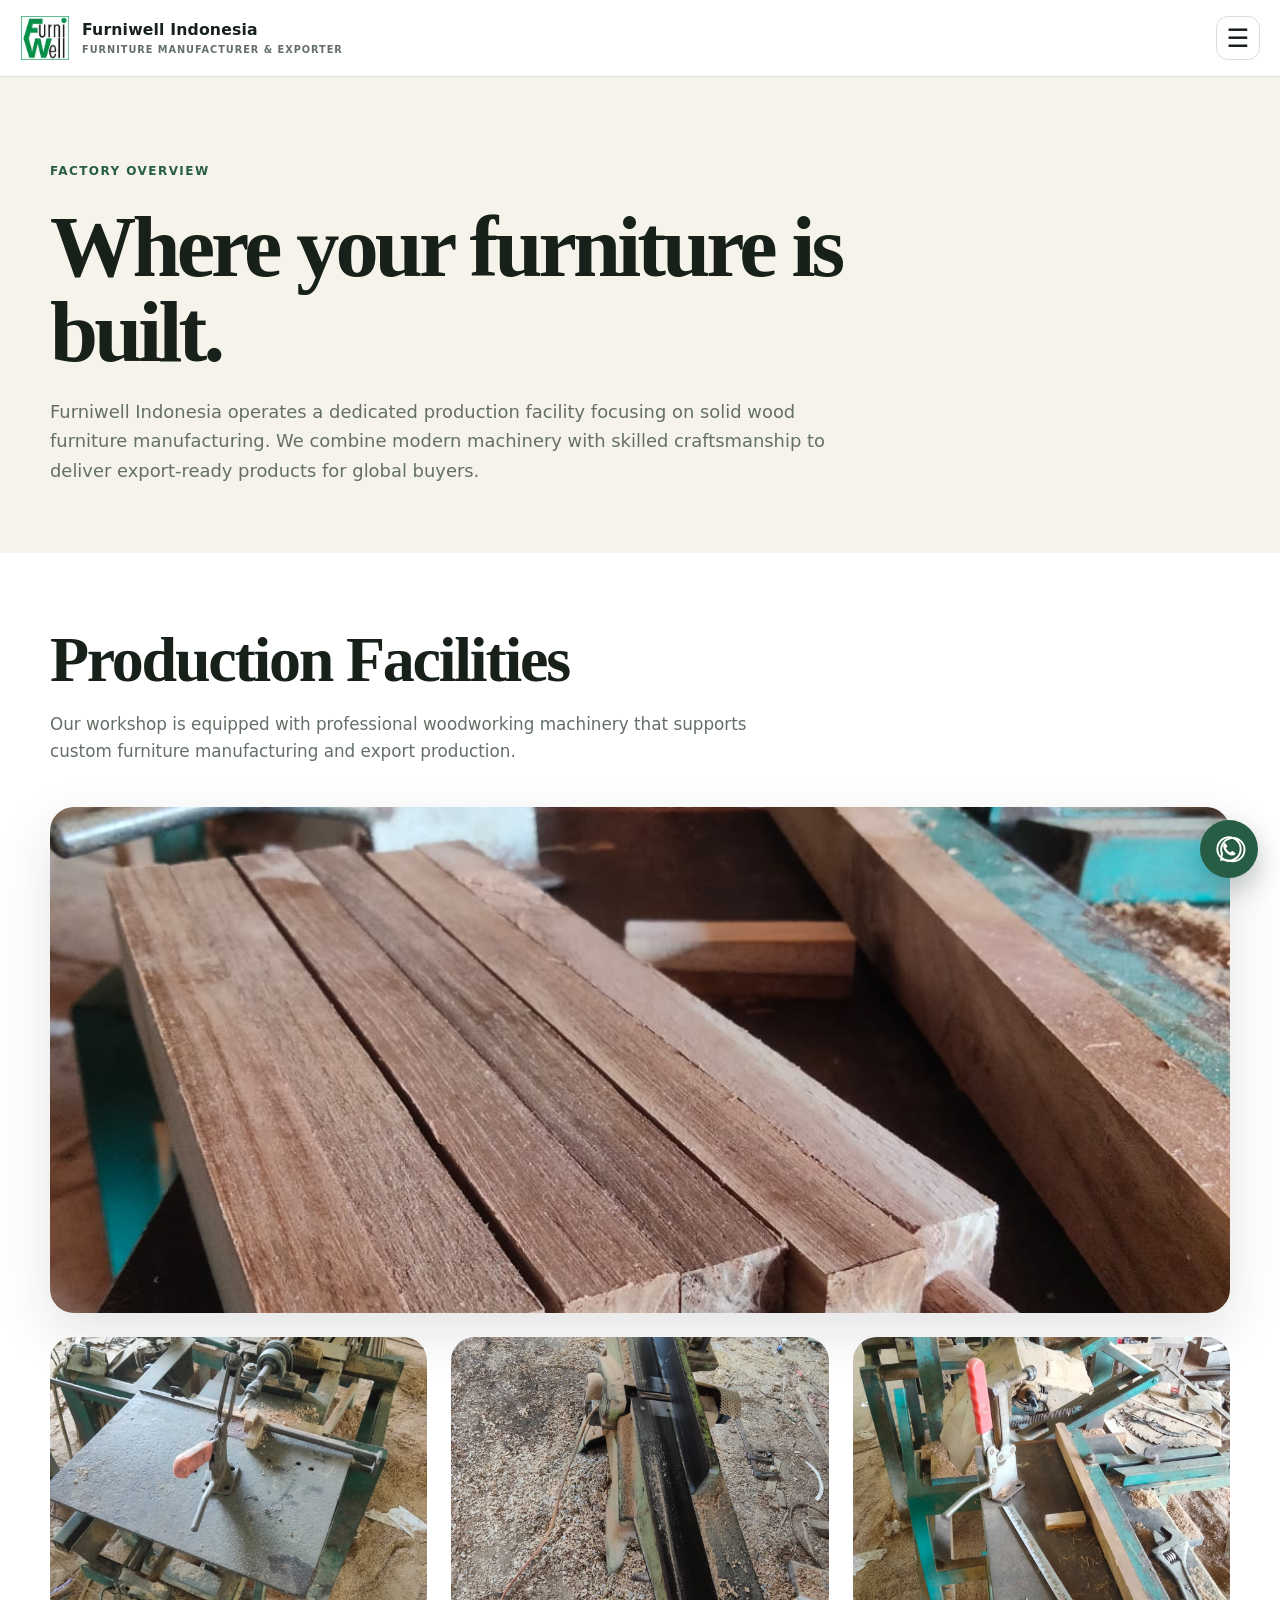
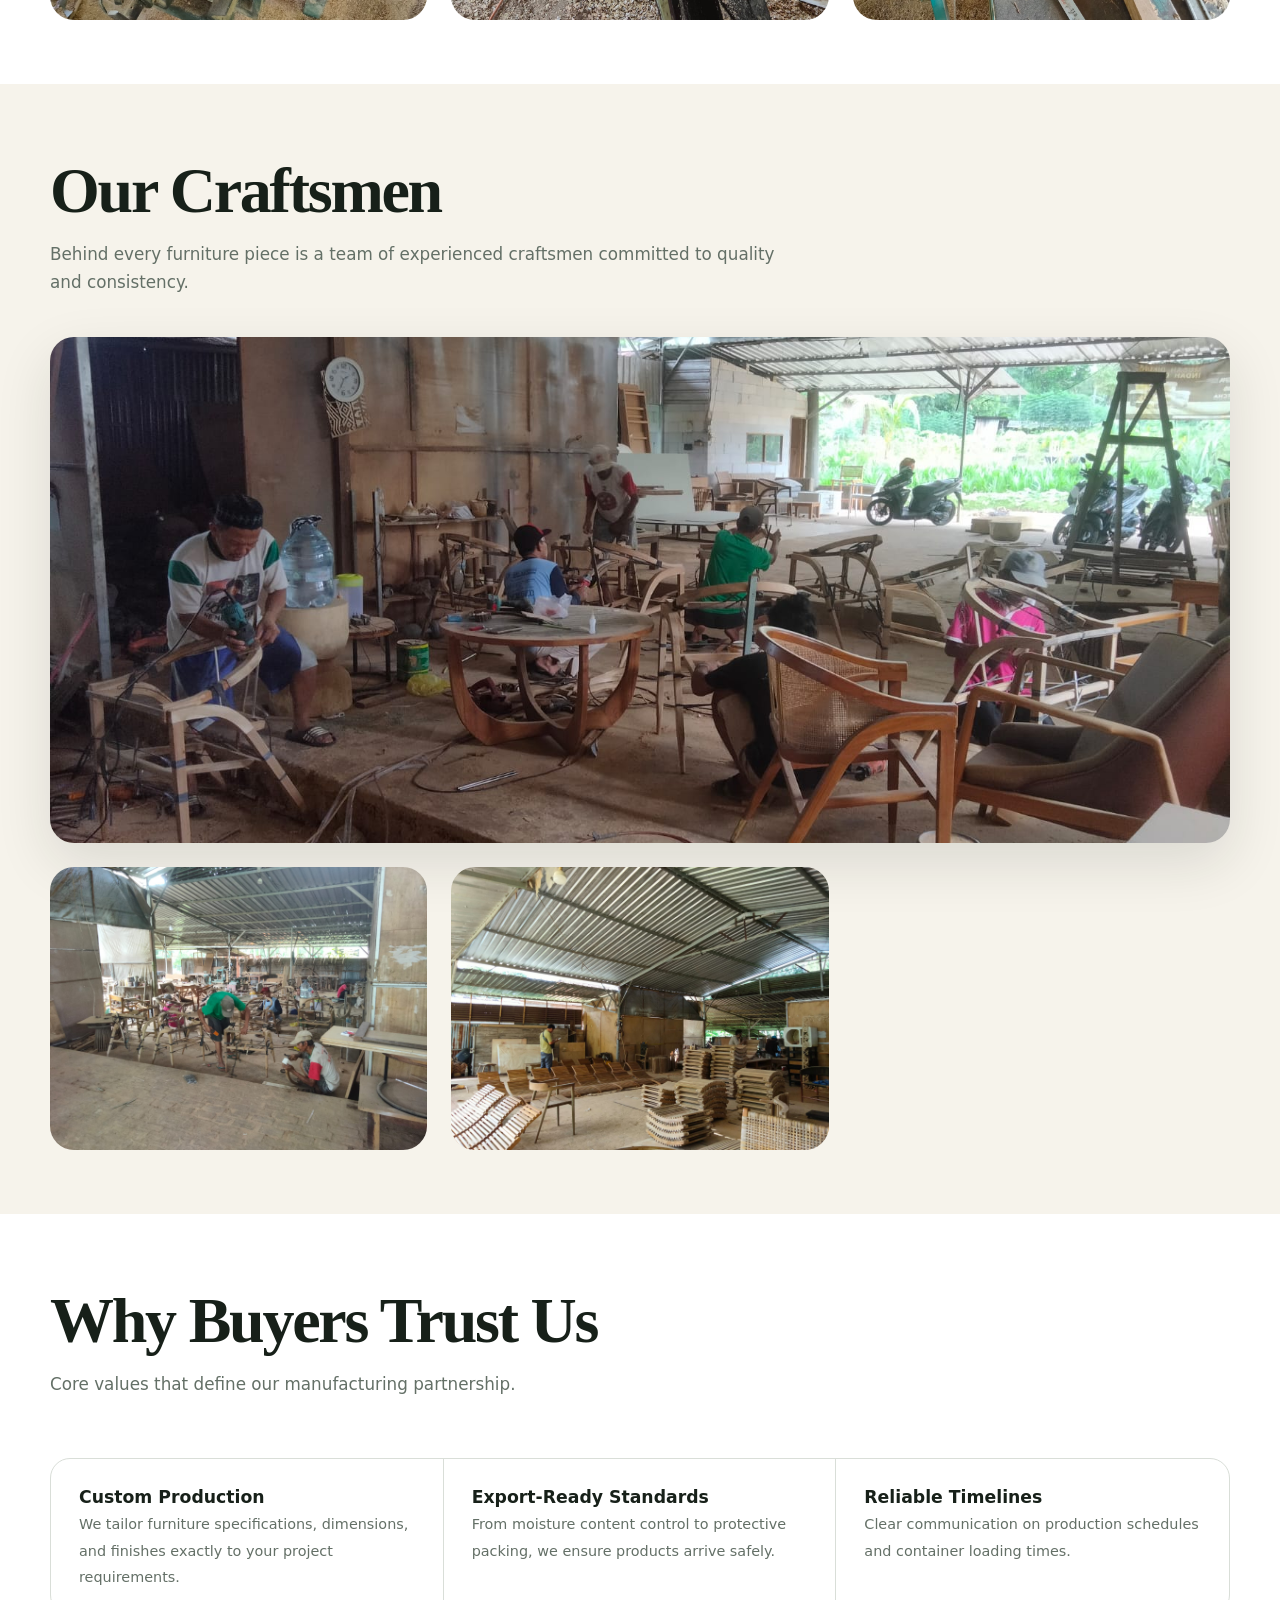
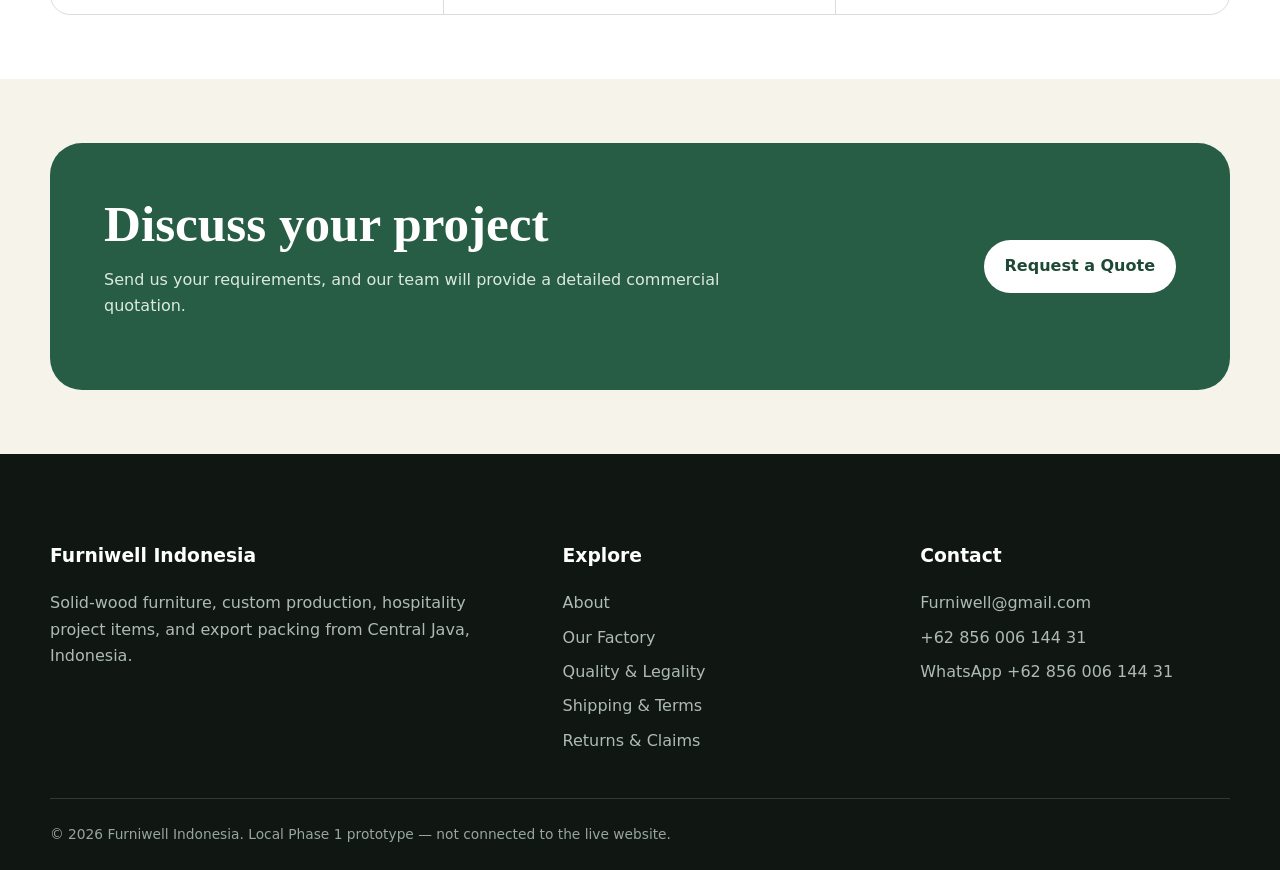
<file: our-factory.html>
<!doctype html><html lang="en"><head><meta charset="utf-8"><meta name="viewport" content="width=device-width,initial-scale=1"><title data-i18n="factory.title">Our Factory &amp; Process | Furniwell Indonesia</title><meta name="description" content="See the Furniwell production flow from timber preparation and woodworking to quality checks, packing, and container loading."><link rel="stylesheet" href="assets/css/styles.css?v=8"><link rel="alternate" hreflang="en-us" href="https://furniwellindo.com/en-us/our-factory.html" />
<link rel="alternate" hreflang="x-default" href="https://furniwellindo.com/our-factory.html" />
</head><body><a class="skip" href="#main" data-i18n="shared.skip">Skip to content</a><header class="site-header"><div class="container nav"><a class="brand" href="index.html"><img src="assets/images/logo.webp" alt="Furniwell Indonesia logo"><span>Furniwell Indonesia<small data-i18n="shared.tagline">Furniture manufacturer &amp; exporter</small></span></a><button class="menu-toggle" type="button" aria-expanded="false" aria-controls="site-menu" aria-label="Open navigation" data-i18n-aria-label="nav.open">☰</button><nav class="menu" id="site-menu" aria-label="Main navigation" data-i18n-aria-label="nav.label"><a href="index.html" data-i18n="nav.home">Home</a><a href="about.html" data-i18n="nav.about">About</a><a href="our-factory.html" aria-current="page" data-i18n="nav.factory">Our Factory</a><a href="products.html" data-i18n="nav.products">Products</a><div class="dropdown"><button type="button" class="dropdown-toggle" aria-expanded="false" data-i18n="nav.resources">Resources</button><div class="dropdown-menu"><a href="quality-legality.html" data-i18n="nav.quality">Quality &amp; Legality</a><a href="shipping-terms.html" data-i18n="nav.shipping">Shipping &amp; Terms</a><a href="returns-claims.html" data-i18n="nav.returns">Returns &amp; Claims</a></div></div><a href="contact.html" data-i18n="footer.contact">Contact</a><a class="nav-cta" href="contact.html#rfq" data-i18n="nav.quote">Request a Quote</a><div class="language-switcher" role="group" data-i18n-aria-label="lang.label"><button type="button" class="language-option is-active" data-language="en" aria-pressed="true">EN</button><span aria-hidden="true">/</span><button type="button" class="language-option" data-language="id" aria-pressed="false">ID</button></div></nav></div></header>
<main id="main">
<section class="page-hero">
  <div class="container">
    <span class="kicker" data-i18n="factory.overviewKicker">Factory Overview</span>
    <h1 data-i18n="factory.overviewTitle">Where your furniture is built.</h1>
    <p data-i18n="factory.overviewText">Furniwell Indonesia operates a dedicated production facility focusing on solid wood furniture manufacturing. We combine modern machinery with skilled craftsmanship to deliver export-ready products for global buyers.</p>
  </div>
</section>
<section>
  <div class="container">
    <div class="section-head" style="margin-bottom: 24px;">
      <div>
        <h2 data-i18n="factory.facilitiesTitle">Production Facilities</h2>
        <p data-i18n="factory.facilitiesText">Our workshop is equipped with professional woodworking machinery that supports custom furniture manufacturing and export production.</p>
      </div>
    </div>
    <div style="margin-bottom: 24px; border-radius: var(--radius); overflow: hidden; box-shadow: var(--shadow);">
      <img src="assets/images/factory/mesin/WhatsApp Image 2026-07-02 at 20.55.34 1.jpeg" alt="Production Facility Main" loading="lazy" style="width: 100%; aspect-ratio: 21/9; object-fit: cover;">
    </div>
    <div class="grid-3">
      <div style="border-radius: var(--radius); overflow: hidden;">
        <img src="assets/images/factory/mesin/WhatsApp Image 2026-07-02 at 20.55.34.jpeg" alt="Production Facility Detail" loading="lazy" style="width: 100%; aspect-ratio: 4/3; object-fit: cover;">
      </div>
      <div style="border-radius: var(--radius); overflow: hidden;">
        <img src="assets/images/factory/mesin/WhatsApp Image 2026-07-02 at 20.55.35 1.jpeg" alt="Production Facility Detail" loading="lazy" style="width: 100%; aspect-ratio: 4/3; object-fit: cover;">
      </div>
      <div style="border-radius: var(--radius); overflow: hidden;">
        <img src="assets/images/factory/mesin/WhatsApp Image 2026-07-02 at 20.55.35.jpeg" alt="Production Facility Detail" loading="lazy" style="width: 100%; aspect-ratio: 4/3; object-fit: cover;">
      </div>
    </div>
  </div>
</section>
<section class="section-soft">
  <div class="container">
    <div class="section-head" style="margin-bottom: 24px;">
      <div>
        <h2 data-i18n="factory.craftsmenTitle">Our Craftsmen</h2>
        <p data-i18n="factory.craftsmenText">Behind every furniture piece is a team of experienced craftsmen committed to quality and consistency.</p>
      </div>
    </div>
    <div style="margin-bottom: 24px; border-radius: var(--radius); overflow: hidden; box-shadow: var(--shadow);">
      <img src="assets/images/factory/pekerja/WhatsApp Image 2026-07-02 at 20.55.38.jpeg" alt="Our Craftsmen Main" loading="lazy" style="width: 100%; aspect-ratio: 21/9; object-fit: cover;">
    </div>
    <div class="grid-3">
      <div style="border-radius: var(--radius); overflow: hidden;">
        <img src="assets/images/factory/pekerja/WhatsApp Image 2026-07-02 at 20.55.39 1.jpeg" alt="Craftsman Detail" loading="lazy" style="width: 100%; aspect-ratio: 4/3; object-fit: cover;">
      </div>
      <div style="border-radius: var(--radius); overflow: hidden;">
        <img src="assets/images/factory/pekerja/WhatsApp Image 2026-07-02 at 20.55.39.jpeg" alt="Craftsman Detail" loading="lazy" style="width: 100%; aspect-ratio: 4/3; object-fit: cover;">
      </div>
    </div>
  </div>
</section>
<section>
  <div class="container">
    <div class="section-head">
      <div>
        <h2 data-i18n="factory.trustTitle">Why Buyers Trust Us</h2>
        <p data-i18n="factory.trustText">Core values that define our manufacturing partnership.</p>
      </div>
    </div>
    <div class="trust-grid" style="margin-top: 0; box-shadow: none; border: 1px solid var(--line);">
      <div class="trust-item">
        <strong data-i18n="factory.trustCustom">Custom Production</strong>
        <span data-i18n="factory.trustCustomText">We tailor furniture specifications, dimensions, and finishes exactly to your project requirements.</span>
      </div>
      <div class="trust-item">
        <strong data-i18n="factory.trustExport">Export-Ready Standards</strong>
        <span data-i18n="factory.trustExportText">From moisture content control to protective packing, we ensure products arrive safely.</span>
      </div>
      <div class="trust-item">
        <strong data-i18n="factory.trustTime">Reliable Timelines</strong>
        <span data-i18n="factory.trustTimeText">Clear communication on production schedules and container loading times.</span>
      </div>
    </div>
  </div>
</section>
<section class="section-soft">
  <div class="container cta">
    <div>
      <h2 data-i18n="factory.discussTitle">Discuss your project</h2>
      <p data-i18n="factory.discussText">Send us your requirements, and our team will provide a detailed commercial quotation.</p>
    </div>
    <a class="btn btn-primary" href="contact.html#rfq" data-i18n="nav.quote">Request a Quote</a>
  </div>
</section>
</main>

<footer class="site-footer"><div class="container"><div class="footer-grid"><div><h3>Furniwell Indonesia</h3><p data-i18n="footer.description">Solid-wood furniture, custom production, hospitality project items, and export packing from Central Java, Indonesia.</p></div><div><h3 data-i18n="footer.explore">Explore</h3><div class="footer-links"><a href="about.html" data-i18n="nav.about">About</a><a href="our-factory.html" data-i18n="nav.factory">Our Factory</a><a href="quality-legality.html" data-i18n="nav.quality">Quality &amp; Legality</a><a href="shipping-terms.html" data-i18n="nav.shipping">Shipping &amp; Terms</a><a href="returns-claims.html" data-i18n="nav.returns">Returns &amp; Claims</a></div></div><div><h3 data-i18n="footer.contact">Contact</h3><div class="footer-links"><a href="mailto:Furniwell@gmail.com">Furniwell@gmail.com</a><a href="tel:+6285600614431">+62 856 006 144 31</a><a href="https://wa.me/6285600614431">WhatsApp +62 856 006 144 31</a></div></div></div><div class="copyright" data-i18n="footer.copyright">© 2026 Furniwell Indonesia. Local Phase 1 prototype — not connected to the live website.</div></div></footer><a class="whatsapp-float" href="https://wa.me/6285600614431" aria-label="WhatsApp" title="WhatsApp"><svg viewBox="0 0 24 24" aria-hidden="true" focusable="false"><circle cx="12" cy="12" r="8.75"></circle><path d="M8.2 7.8c.35-.35.72-.45 1.08-.2l1.35 1.75c.2.28.18.6-.03.9l-.7.9c-.16.2-.16.43-.04.65.62 1.12 1.52 2.03 2.65 2.66.22.12.45.12.65-.04l.9-.7c.3-.22.62-.23.9-.03l1.75 1.35c.25.36.15.73-.2 1.08-.58.58-1.37.88-2.18.75-3.4-.54-6.1-3.24-6.65-6.65-.13-.8.17-1.6.75-2.18Z"></path><path d="m6.1 18.3.7-2.45A8.75 8.75 0 1 1 12 20.75a8.7 8.7 0 0 1-4.15-1.05L6.1 20.2l.5-1.9"></path></svg></a><script src="assets/js/translations.js?v=8"></script><script src="assets/js/gallery-renderer.js"></script><script src="assets/js/main.js?v=8"></script></body></html>
</file>
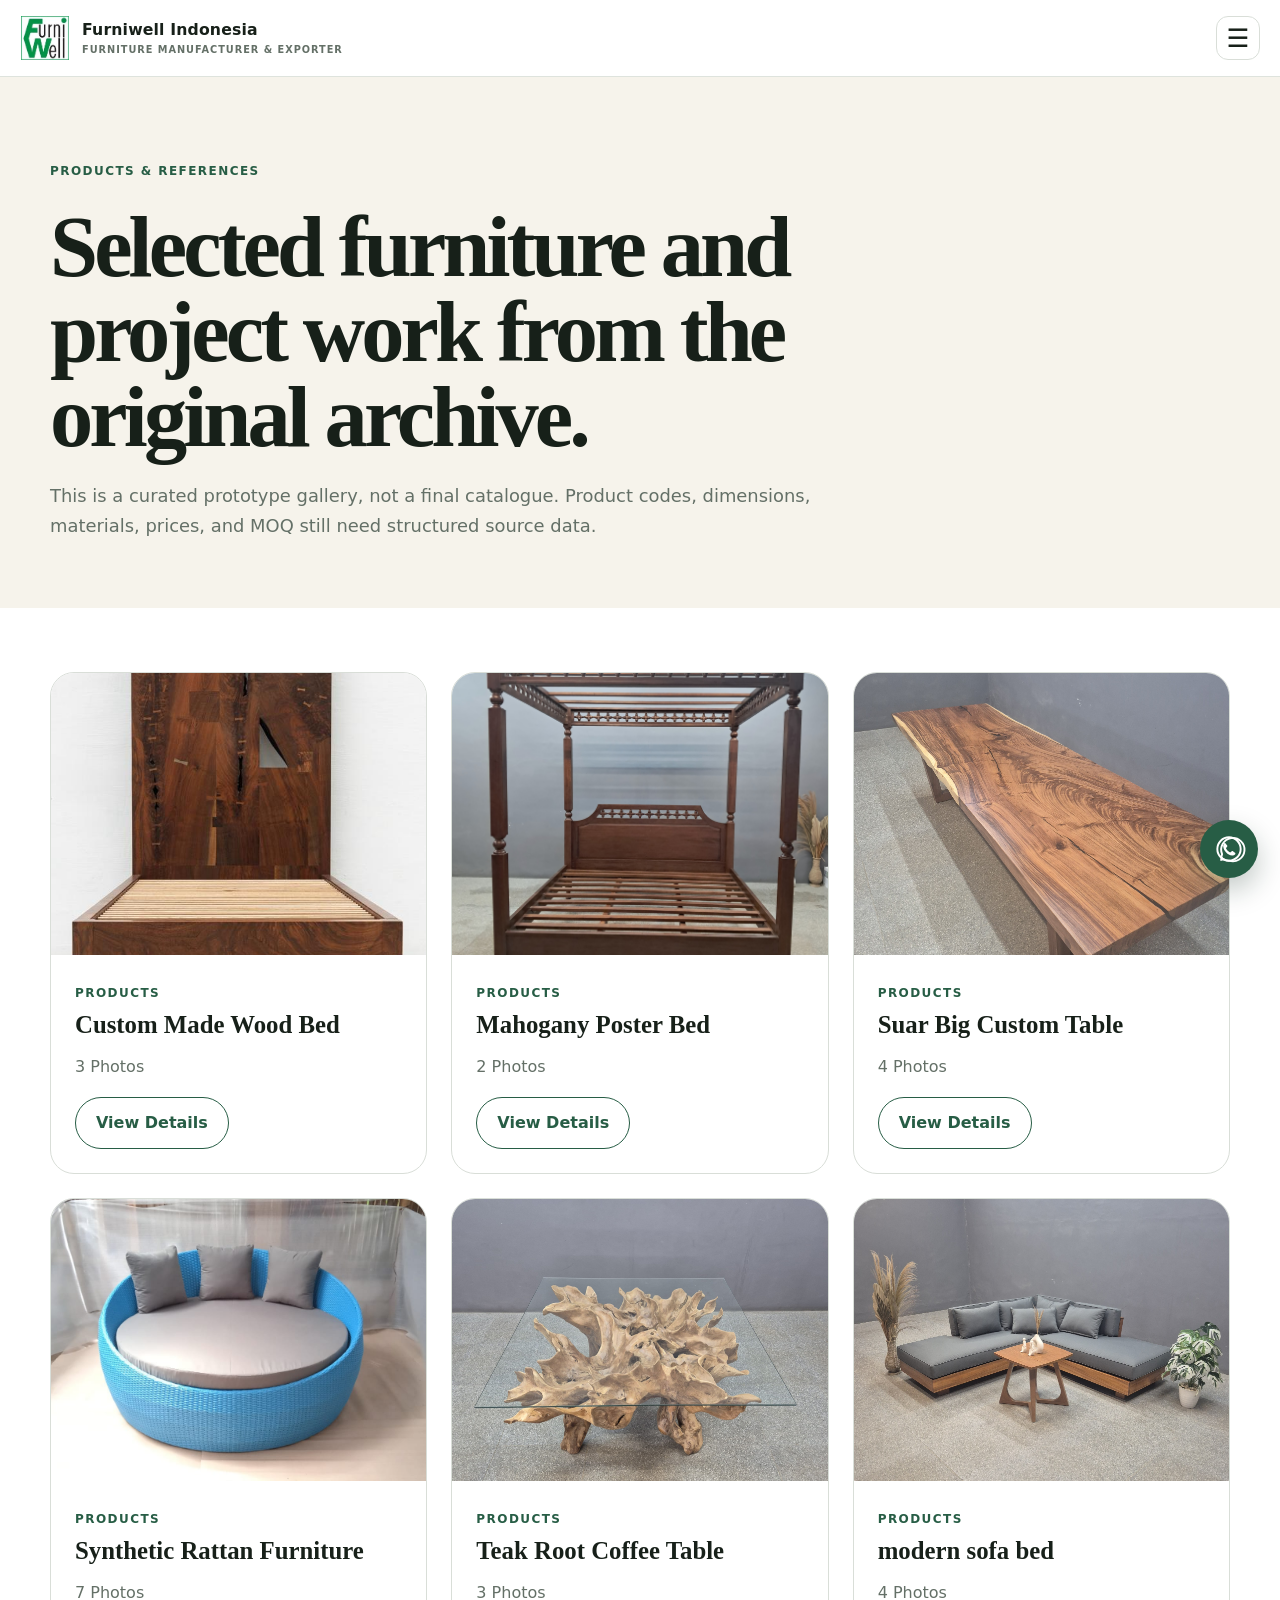
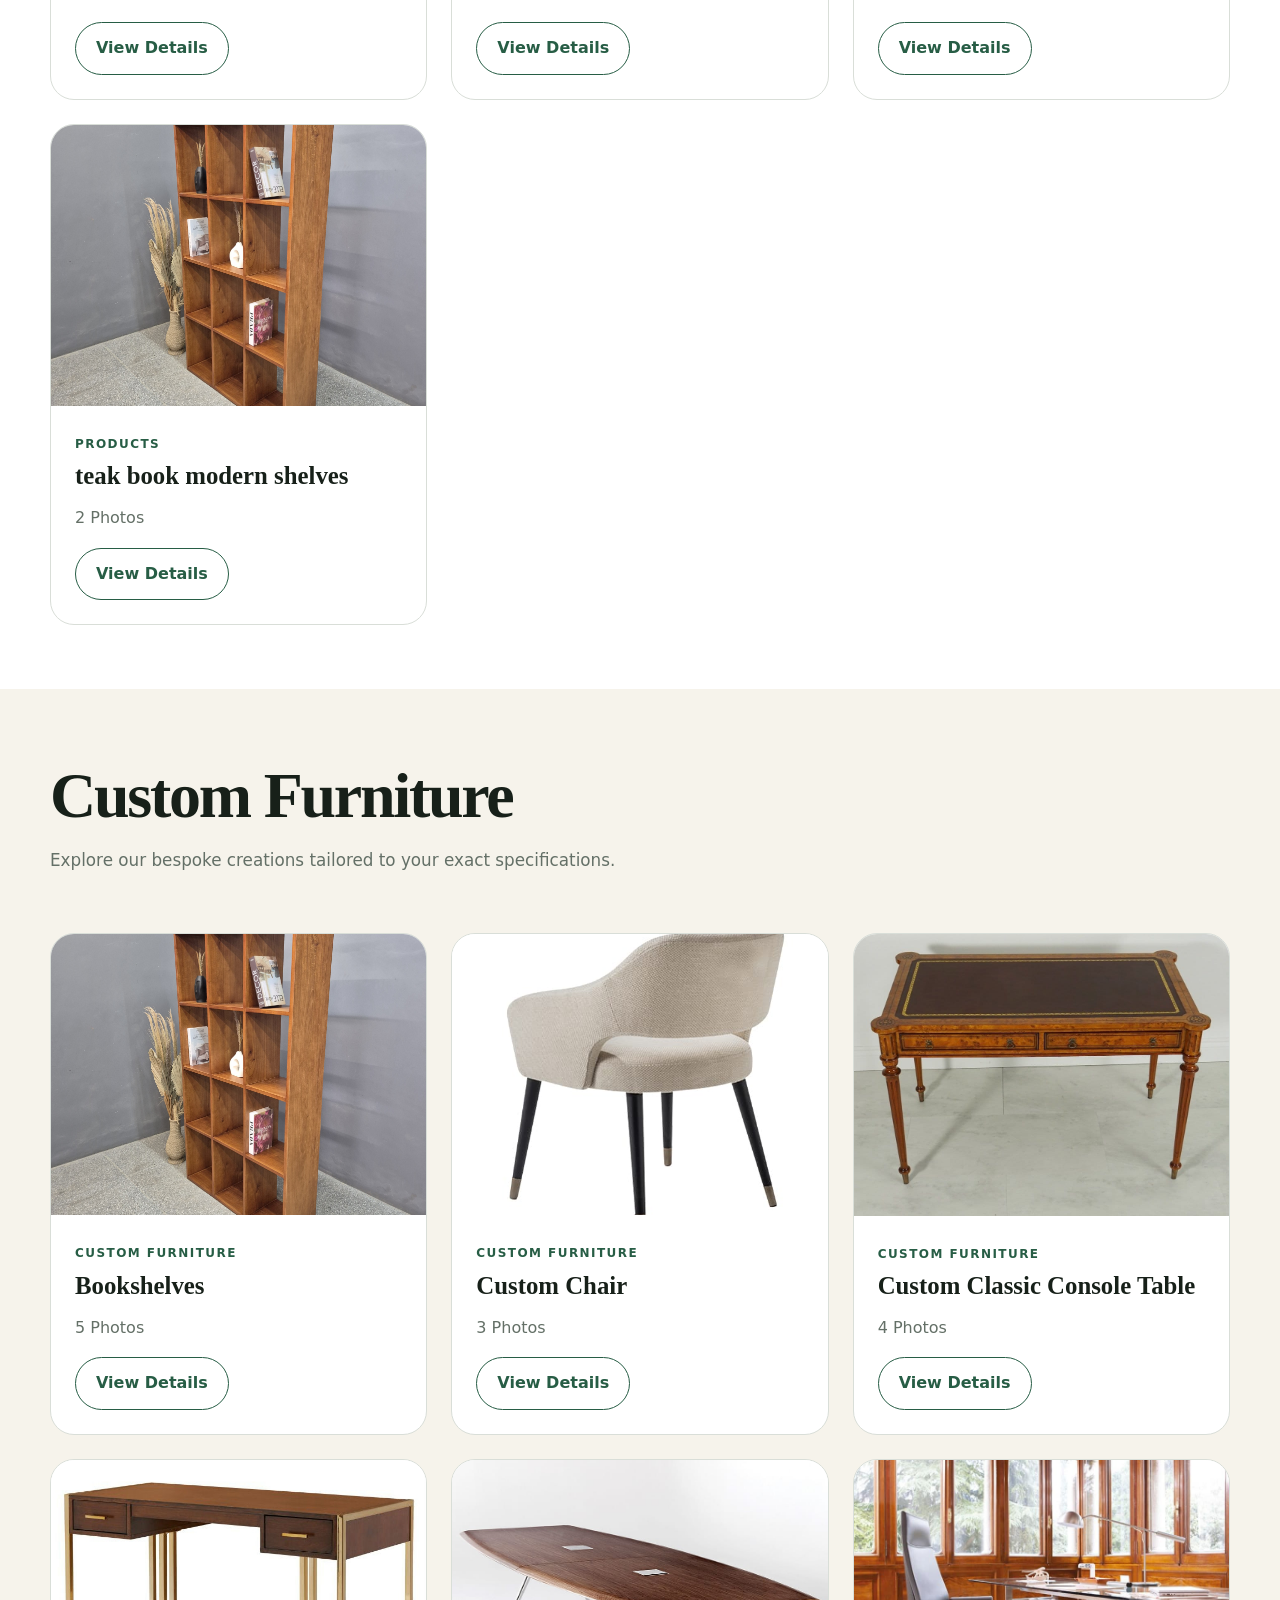
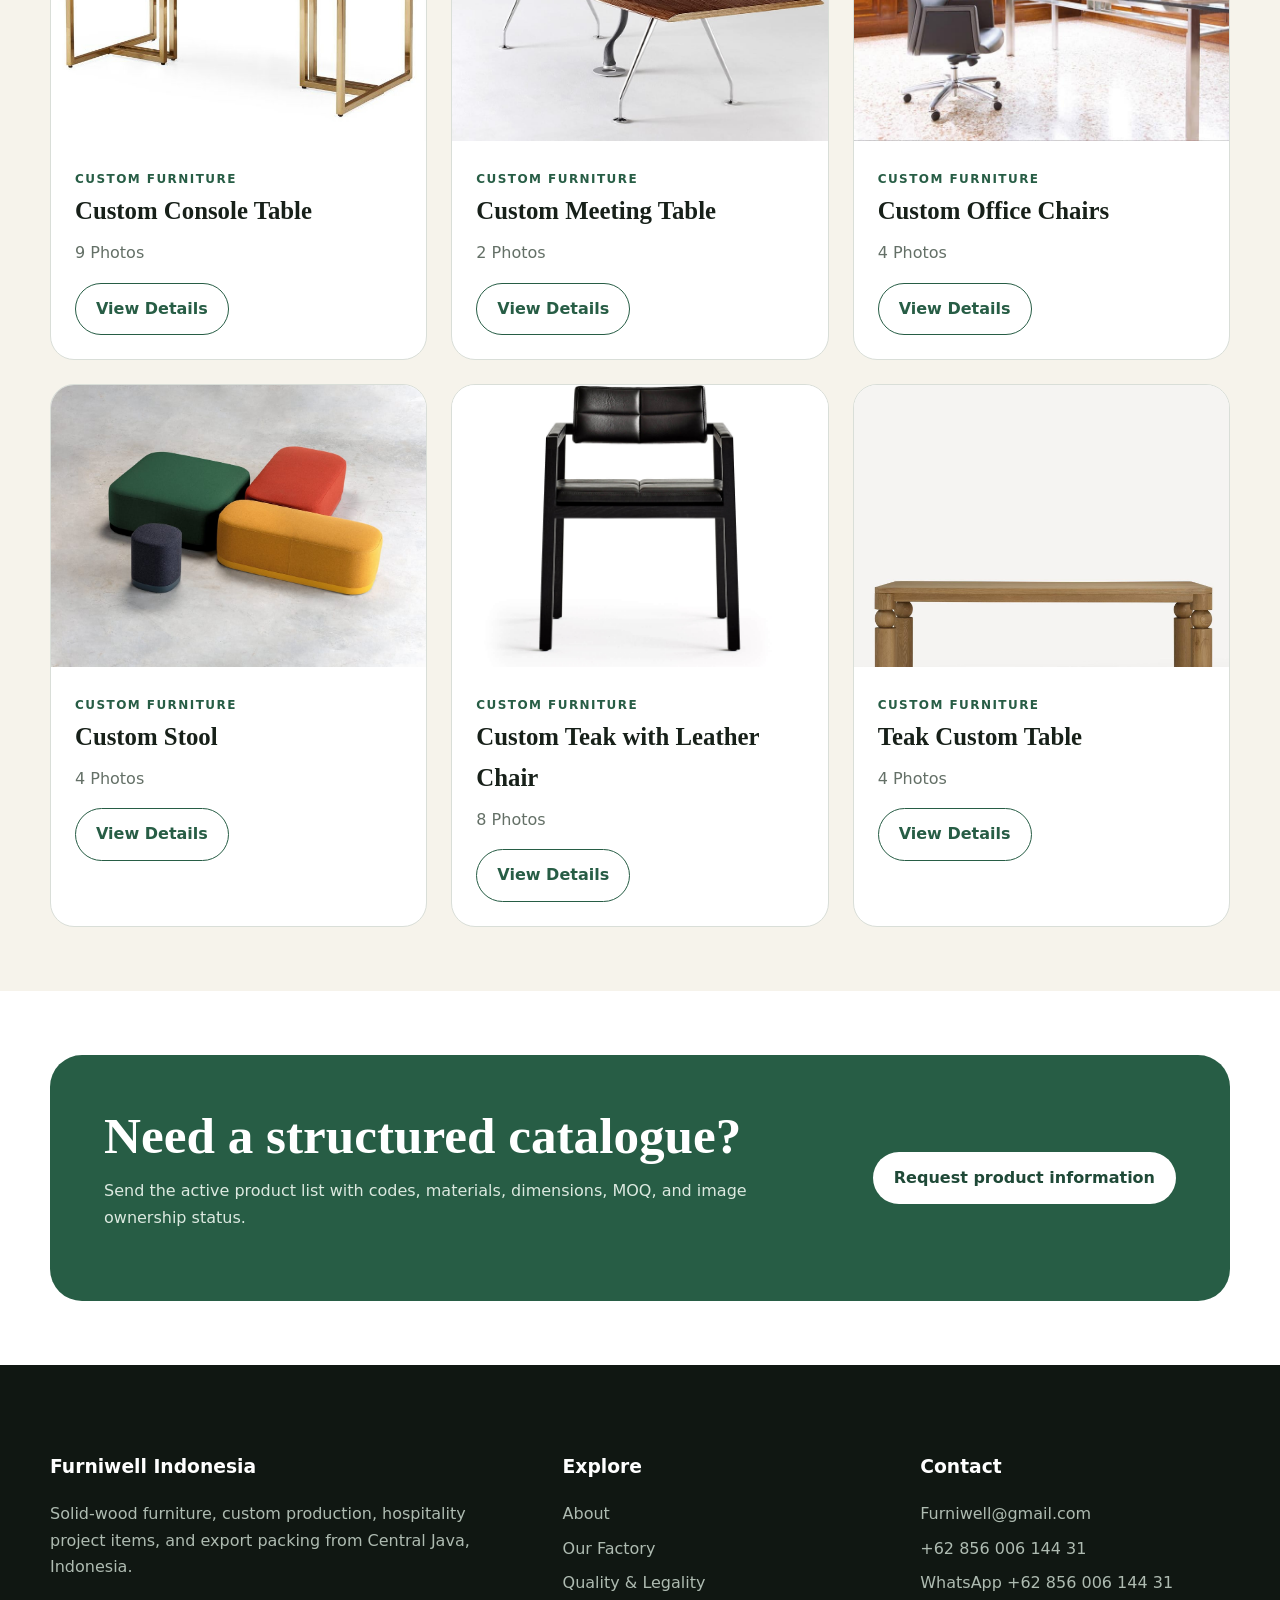
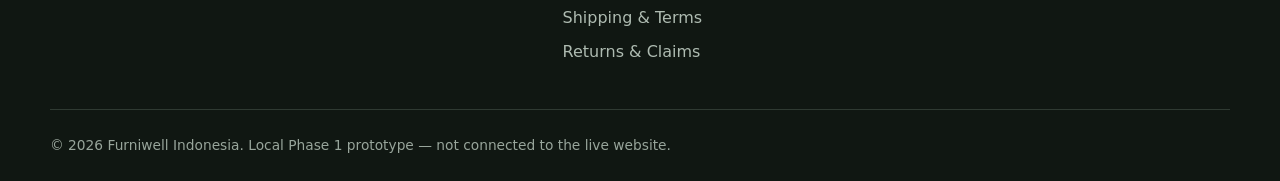
<file: products.html>
<!doctype html><html lang="en"><head><meta charset="utf-8"><meta name="viewport" content="width=device-width,initial-scale=1"><title data-i18n="products.title">Furniture Products &amp; Project References | Furniwell Indonesia</title><meta name="description" content="Explore selected solid-wood furniture products and archived hospitality project references from Furniwell Indonesia."><link rel="stylesheet" href="assets/css/styles.css?v=8">
<script type="application/ld+json">
[
  {
    "@context": "https://schema.org/",
    "@type": "Product",
    "name": "Teak Dining Table",
    "image": "https://furniwellindo.com/assets/images/hero-table.webp",
    "description": "Solid teak dining table kiln dried to 6-8 percent moisture content.",
    "brand": {
      "@type": "Brand",
      "name": "Furniwell Indonesia"
    },
    "offers": {
      "@type": "Offer",
      "url": "https://furniwellindo.com/en-us/products.html",
      "priceCurrency": "USD",
      "price": "0",
      "availability": "https://schema.org/InStock"
    }
  }
]
</script>
<link rel="alternate" hreflang="en-us" href="https://furniwellindo.com/en-us/products.html" />
<link rel="alternate" hreflang="x-default" href="https://furniwellindo.com/products.html" />
</head><body><a class="skip" href="#main" data-i18n="shared.skip">Skip to content</a><header class="site-header"><div class="container nav"><a class="brand" href="index.html"><img src="assets/images/logo.webp" alt="Furniwell Indonesia logo"><span>Furniwell Indonesia<small data-i18n="shared.tagline">Furniture manufacturer &amp; exporter</small></span></a><button class="menu-toggle" type="button" aria-expanded="false" aria-controls="site-menu" aria-label="Open navigation" data-i18n-aria-label="nav.open">☰</button><nav class="menu" id="site-menu" aria-label="Main navigation" data-i18n-aria-label="nav.label"><a href="index.html" data-i18n="nav.home">Home</a><a href="about.html" data-i18n="nav.about">About</a><a href="our-factory.html" data-i18n="nav.factory">Our Factory</a><a href="products.html" aria-current="page" data-i18n="nav.products">Products</a><div class="dropdown"><button type="button" class="dropdown-toggle" aria-expanded="false" data-i18n="nav.resources">Resources</button><div class="dropdown-menu"><a href="quality-legality.html" data-i18n="nav.quality">Quality &amp; Legality</a><a href="shipping-terms.html" data-i18n="nav.shipping">Shipping &amp; Terms</a><a href="returns-claims.html" data-i18n="nav.returns">Returns &amp; Claims</a></div></div><a href="contact.html" data-i18n="footer.contact">Contact</a><a class="nav-cta" href="contact.html#rfq" data-i18n="nav.quote">Request a Quote</a><div class="language-switcher" role="group" data-i18n-aria-label="lang.label"><button type="button" class="language-option is-active" data-language="en" aria-pressed="true">EN</button><span aria-hidden="true">/</span><button type="button" class="language-option" data-language="id" aria-pressed="false">ID</button></div></nav></div></header>
<main id="main"><section class="page-hero"><div class="container"><span class="kicker" data-i18n="products.kicker">Products &amp; References</span><h1 data-i18n="products.hero">Selected furniture and project work from the original archive.</h1><p data-i18n="products.heroText">This is a curated prototype gallery, not a final catalogue. Product codes, dimensions, materials, prices, and MOQ still need structured source data.</p></div></section><section><div class="container"><div class="grid-3" id="products-gallery-grid"></div></div></section><section class="section-soft"><div class="container"><div class="section-head"><div><h2>Custom Furniture</h2><p>Explore our bespoke creations tailored to your exact specifications.</p></div></div><div class="grid-3" id="custom-furniture-grid"></div></div></section><section><div class="container cta"><div><h2 data-i18n="products.ctaTitle">Need a structured catalogue?</h2><p data-i18n="products.ctaText">Send the active product list with codes, materials, dimensions, MOQ, and image ownership status.</p></div><a class="btn btn-primary" href="contact.html#rfq" data-i18n="products.cta">Request product information</a></div></section></main><footer class="site-footer"><div class="container"><div class="footer-grid"><div><h3>Furniwell Indonesia</h3><p data-i18n="footer.description">Solid-wood furniture, custom production, hospitality project items, and export packing from Central Java, Indonesia.</p></div><div><h3 data-i18n="footer.explore">Explore</h3><div class="footer-links"><a href="about.html" data-i18n="nav.about">About</a><a href="our-factory.html" data-i18n="nav.factory">Our Factory</a><a href="quality-legality.html" data-i18n="nav.quality">Quality &amp; Legality</a><a href="shipping-terms.html" data-i18n="nav.shipping">Shipping &amp; Terms</a><a href="returns-claims.html" data-i18n="nav.returns">Returns &amp; Claims</a></div></div><div><h3 data-i18n="footer.contact">Contact</h3><div class="footer-links"><a href="mailto:Furniwell@gmail.com">Furniwell@gmail.com</a><a href="tel:+6285600614431">+62 856 006 144 31</a><a href="https://wa.me/6285600614431">WhatsApp +62 856 006 144 31</a></div></div></div><div class="copyright" data-i18n="footer.copyright">© 2026 Furniwell Indonesia. Local Phase 1 prototype — not connected to the live website.</div></div></footer><a class="whatsapp-float" href="https://wa.me/6285600614431" aria-label="WhatsApp" title="WhatsApp"><svg viewBox="0 0 24 24" aria-hidden="true" focusable="false"><circle cx="12" cy="12" r="8.75"></circle><path d="M8.2 7.8c.35-.35.72-.45 1.08-.2l1.35 1.75c.2.28.18.6-.03.9l-.7.9c-.16.2-.16.43-.04.65.62 1.12 1.52 2.03 2.65 2.66.22.12.45.12.65-.04l.9-.7c.3-.22.62-.23.9-.03l1.75 1.35c.25.36.15.73-.2 1.08-.58.58-1.37.88-2.18.75-3.4-.54-6.1-3.24-6.65-6.65-.13-.8.17-1.6.75-2.18Z"></path><path d="m6.1 18.3.7-2.45A8.75 8.75 0 1 1 12 20.75a8.7 8.7 0 0 1-4.15-1.05L6.1 20.2l.5-1.9"></path></svg></a><script src="assets/js/translations.js?v=8"></script><script src="assets/js/gallery-renderer.js"></script><script src="assets/js/main.js?v=8"></script></body></html>
</file>
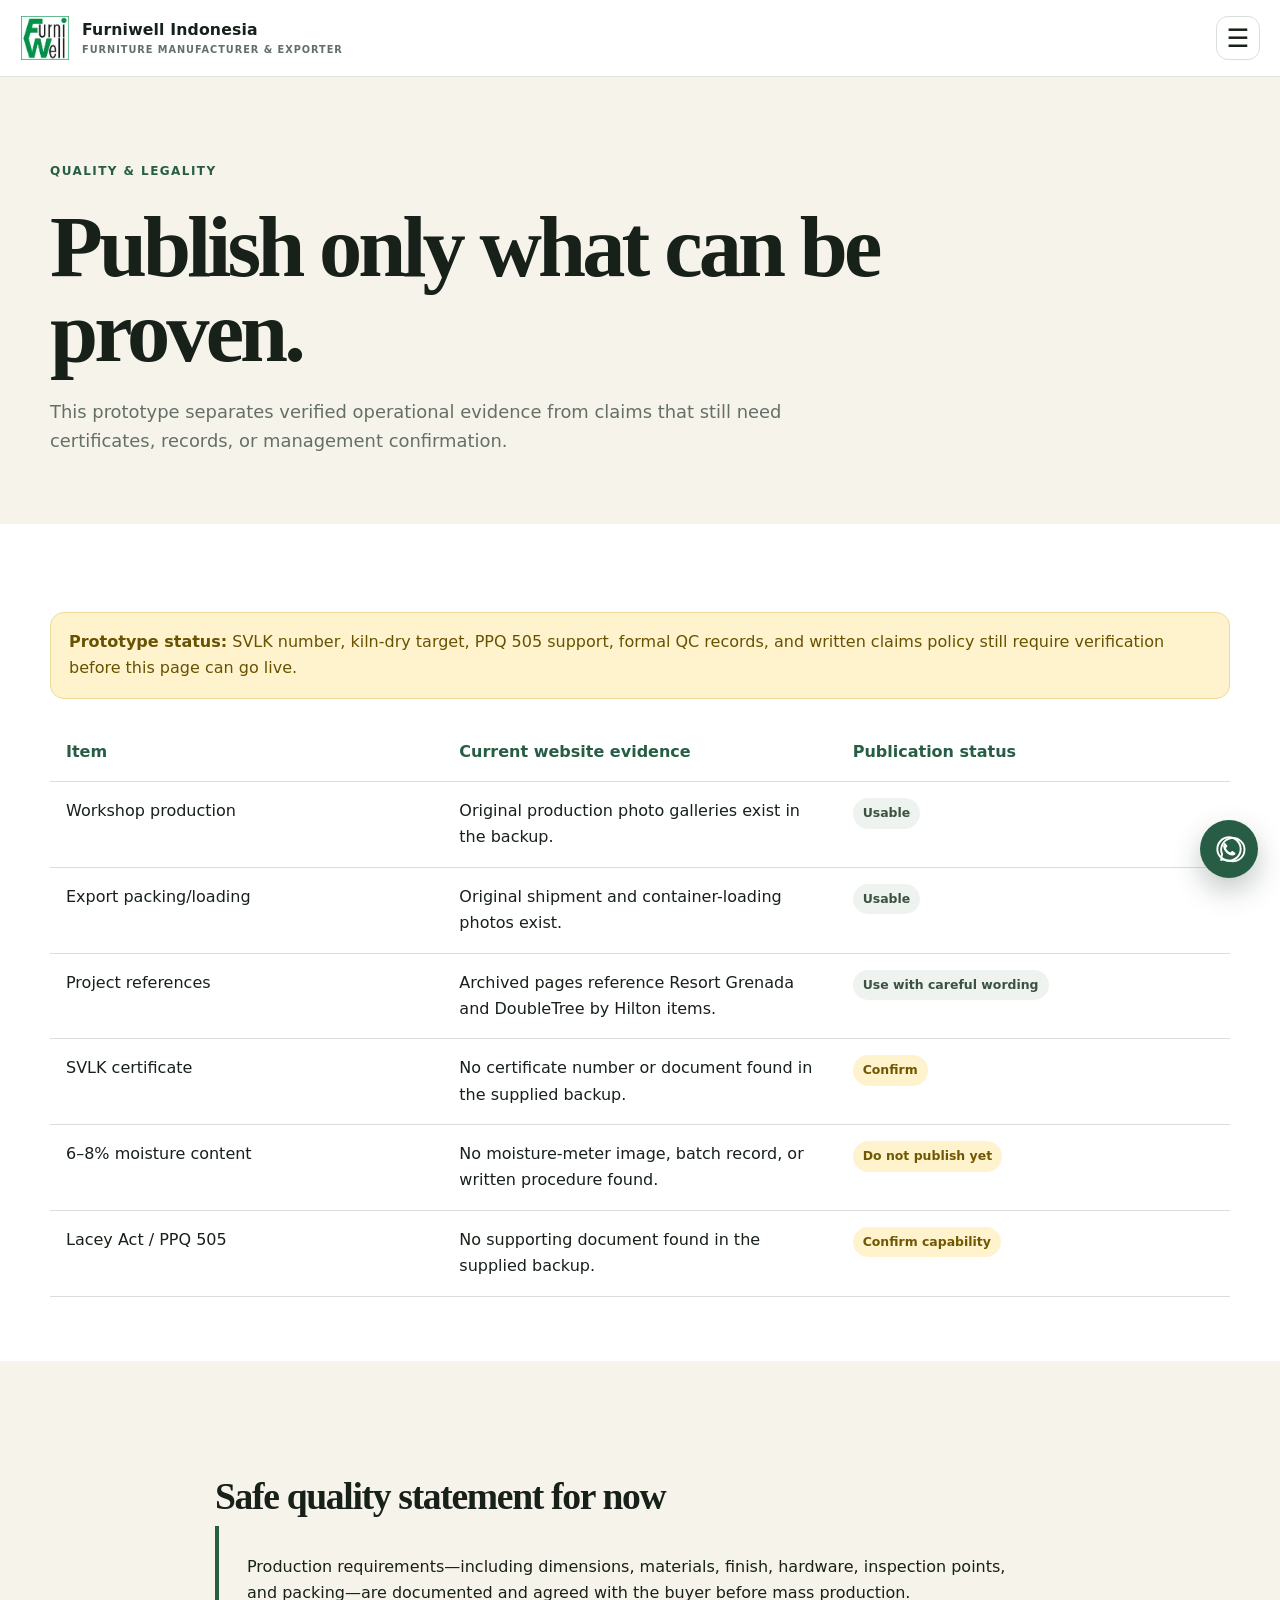
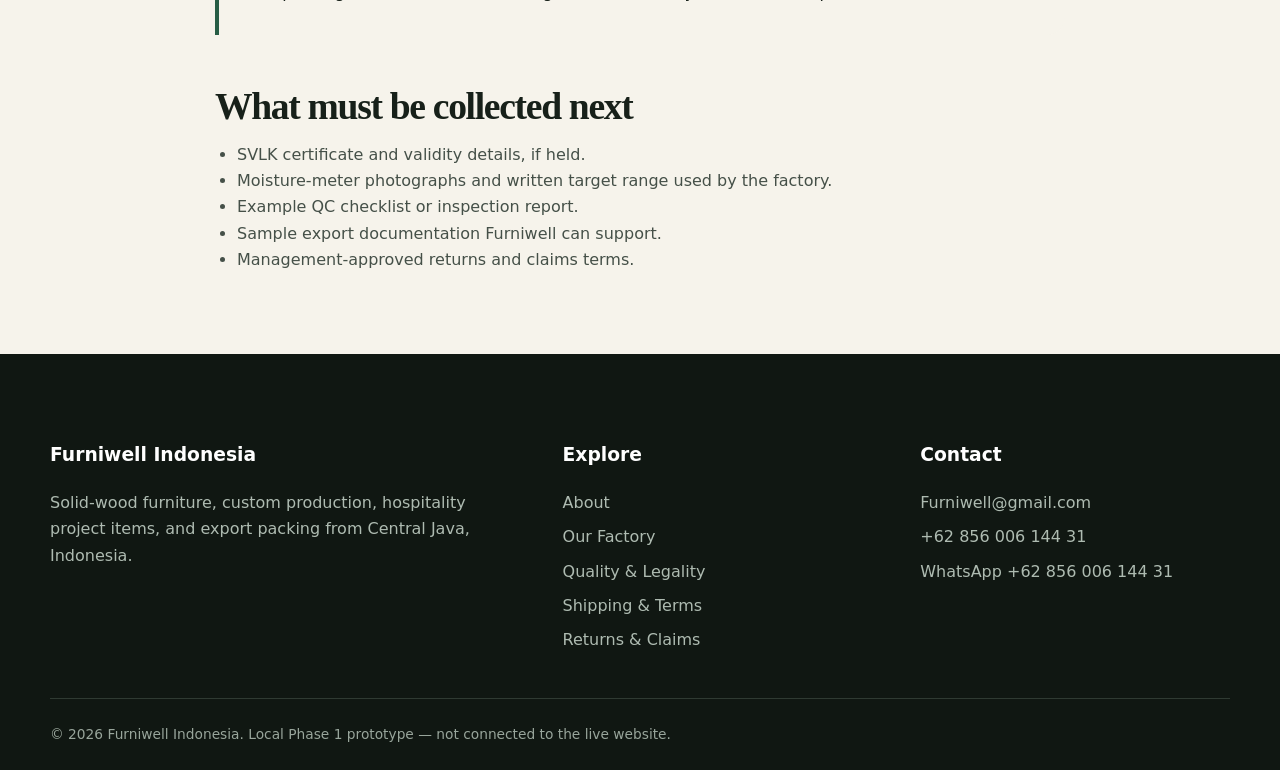
<file: quality-legality.html>
<!doctype html><html lang="en"><head><meta charset="utf-8"><meta name="viewport" content="width=device-width,initial-scale=1"><title data-i18n="quality.title">Quality &amp; Legality | Furniwell Indonesia</title><meta name="description" content="Furniwell quality, timber traceability, compliance, and claim-verification status for furniture export enquiries."><link rel="stylesheet" href="assets/css/styles.css?v=8"><link rel="alternate" hreflang="en-us" href="https://furniwellindo.com/en-us/quality-legality.html" />
<link rel="alternate" hreflang="x-default" href="https://furniwellindo.com/quality-legality.html" />
</head><body><a class="skip" href="#main" data-i18n="shared.skip">Skip to content</a><header class="site-header"><div class="container nav"><a class="brand" href="index.html"><img src="assets/images/logo.webp" alt="Furniwell Indonesia logo"><span>Furniwell Indonesia<small data-i18n="shared.tagline">Furniture manufacturer &amp; exporter</small></span></a><button class="menu-toggle" type="button" aria-expanded="false" aria-controls="site-menu" aria-label="Open navigation" data-i18n-aria-label="nav.open">☰</button><nav class="menu" id="site-menu" aria-label="Main navigation" data-i18n-aria-label="nav.label"><a href="index.html" data-i18n="nav.home">Home</a><a href="about.html" data-i18n="nav.about">About</a><a href="our-factory.html" data-i18n="nav.factory">Our Factory</a><a href="products.html" data-i18n="nav.products">Products</a><div class="dropdown"><button type="button" class="dropdown-toggle" aria-expanded="false" aria-current="page" data-i18n="nav.resources">Resources</button><div class="dropdown-menu"><a href="quality-legality.html" aria-current="page" data-i18n="nav.quality">Quality &amp; Legality</a><a href="shipping-terms.html" data-i18n="nav.shipping">Shipping &amp; Terms</a><a href="returns-claims.html" data-i18n="nav.returns">Returns &amp; Claims</a></div></div><a href="contact.html" data-i18n="footer.contact">Contact</a><a class="nav-cta" href="contact.html#rfq" data-i18n="nav.quote">Request a Quote</a><div class="language-switcher" role="group" data-i18n-aria-label="lang.label"><button type="button" class="language-option is-active" data-language="en" aria-pressed="true">EN</button><span aria-hidden="true">/</span><button type="button" class="language-option" data-language="id" aria-pressed="false">ID</button></div></nav></div></header>
<main id="main"><section class="page-hero"><div class="container"><span class="kicker" data-i18n="nav.quality">Quality &amp; Legality</span><h1 data-i18n="quality.hero">Publish only what can be proven.</h1><p data-i18n="quality.heroText">This prototype separates verified operational evidence from claims that still need certificates, records, or management confirmation.</p></div></section><section><div class="container wide-content"><div class="notice"><strong data-i18n="quality.status">Prototype status:</strong> <span data-i18n="quality.statusText">SVLK number, kiln-dry target, PPQ 505 support, formal QC records, and written claims policy still require verification before this page can go live.</span></div><table class="info-table"><tbody><tr><th data-i18n="quality.item">Item</th><th data-i18n="quality.evidence">Current website evidence</th><th data-i18n="quality.publication">Publication status</th></tr><tr><td data-i18n="quality.workshop">Workshop production</td><td data-i18n="quality.workshopText">Original production photo galleries exist in the backup.</td><td><span class="status" data-i18n="quality.usable">Usable</span></td></tr><tr><td data-i18n="quality.export">Export packing/loading</td><td data-i18n="quality.exportText">Original shipment and container-loading photos exist.</td><td><span class="status" data-i18n="quality.usable">Usable</span></td></tr><tr><td data-i18n="home.projects">Project references</td><td data-i18n="quality.projectsText">Archived pages reference Resort Grenada and DoubleTree by Hilton items.</td><td><span class="status" data-i18n="quality.careful">Use with careful wording</span></td></tr><tr><td data-i18n="quality.svlk">SVLK certificate</td><td data-i18n="quality.noCertificate">No certificate number or document found in the supplied backup.</td><td><span class="status status-pending" data-i18n="quality.confirm">Confirm</span></td></tr><tr><td data-i18n="quality.moisture">6–8% moisture content</td><td data-i18n="quality.noMoisture">No moisture-meter image, batch record, or written procedure found.</td><td><span class="status status-pending" data-i18n="quality.doNotPublish">Do not publish yet</span></td></tr><tr><td>Lacey Act / PPQ 505</td><td data-i18n="quality.noSupport">No supporting document found in the supplied backup.</td><td><span class="status status-pending" data-i18n="quality.confirmCapability">Confirm capability</span></td></tr></tbody></table></div></section><section class="section-soft"><div class="container content"><h2 data-i18n="quality.safeTitle">Safe quality statement for now</h2><div class="quote-box" data-i18n="quality.safeText">Production requirements—including dimensions, materials, finish, hardware, inspection points, and packing—are documented and agreed with the buyer before mass production.</div><h2 data-i18n="quality.collect">What must be collected next</h2><ul><li data-i18n="quality.collect1">SVLK certificate and validity details, if held.</li><li data-i18n="quality.collect2">Moisture-meter photographs and written target range used by the factory.</li><li data-i18n="quality.collect3">Example QC checklist or inspection report.</li><li data-i18n="quality.collect4">Sample export documentation Furniwell can support.</li><li data-i18n="quality.collect5">Management-approved returns and claims terms.</li></ul></div></section></main><footer class="site-footer"><div class="container"><div class="footer-grid"><div><h3>Furniwell Indonesia</h3><p data-i18n="footer.description">Solid-wood furniture, custom production, hospitality project items, and export packing from Central Java, Indonesia.</p></div><div><h3 data-i18n="footer.explore">Explore</h3><div class="footer-links"><a href="about.html" data-i18n="nav.about">About</a><a href="our-factory.html" data-i18n="nav.factory">Our Factory</a><a href="quality-legality.html" data-i18n="nav.quality">Quality &amp; Legality</a><a href="shipping-terms.html" data-i18n="nav.shipping">Shipping &amp; Terms</a><a href="returns-claims.html" data-i18n="nav.returns">Returns &amp; Claims</a></div></div><div><h3 data-i18n="footer.contact">Contact</h3><div class="footer-links"><a href="mailto:Furniwell@gmail.com">Furniwell@gmail.com</a><a href="tel:+6285600614431">+62 856 006 144 31</a><a href="https://wa.me/6285600614431">WhatsApp +62 856 006 144 31</a></div></div></div><div class="copyright" data-i18n="footer.copyright">© 2026 Furniwell Indonesia. Local Phase 1 prototype — not connected to the live website.</div></div></footer><a class="whatsapp-float" href="https://wa.me/6285600614431" aria-label="WhatsApp" title="WhatsApp"><svg viewBox="0 0 24 24" aria-hidden="true" focusable="false"><circle cx="12" cy="12" r="8.75"></circle><path d="M8.2 7.8c.35-.35.72-.45 1.08-.2l1.35 1.75c.2.28.18.6-.03.9l-.7.9c-.16.2-.16.43-.04.65.62 1.12 1.52 2.03 2.65 2.66.22.12.45.12.65-.04l.9-.7c.3-.22.62-.23.9-.03l1.75 1.35c.25.36.15.73-.2 1.08-.58.58-1.37.88-2.18.75-3.4-.54-6.1-3.24-6.65-6.65-.13-.8.17-1.6.75-2.18Z"></path><path d="m6.1 18.3.7-2.45A8.75 8.75 0 1 1 12 20.75a8.7 8.7 0 0 1-4.15-1.05L6.1 20.2l.5-1.9"></path></svg></a><script src="assets/js/translations.js?v=8"></script><script src="assets/js/main.js?v=8"></script></body></html>
</file>
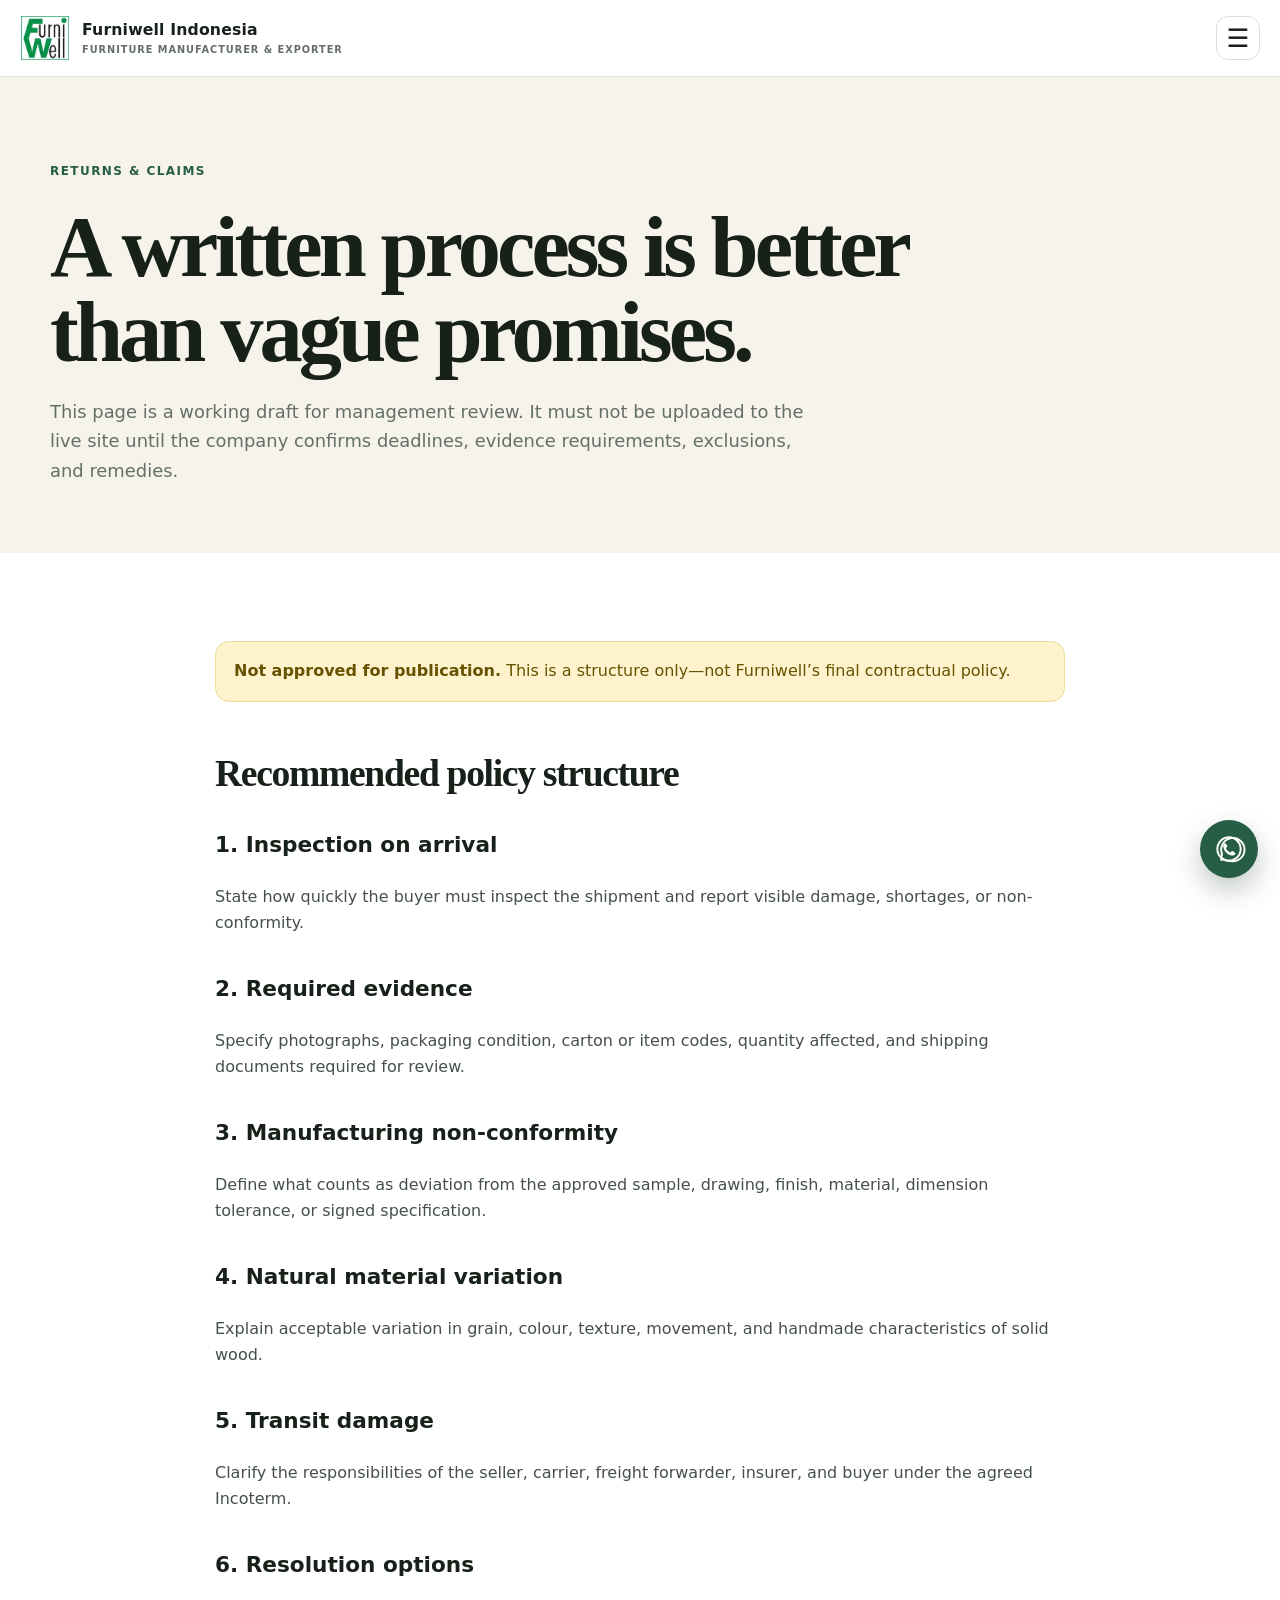
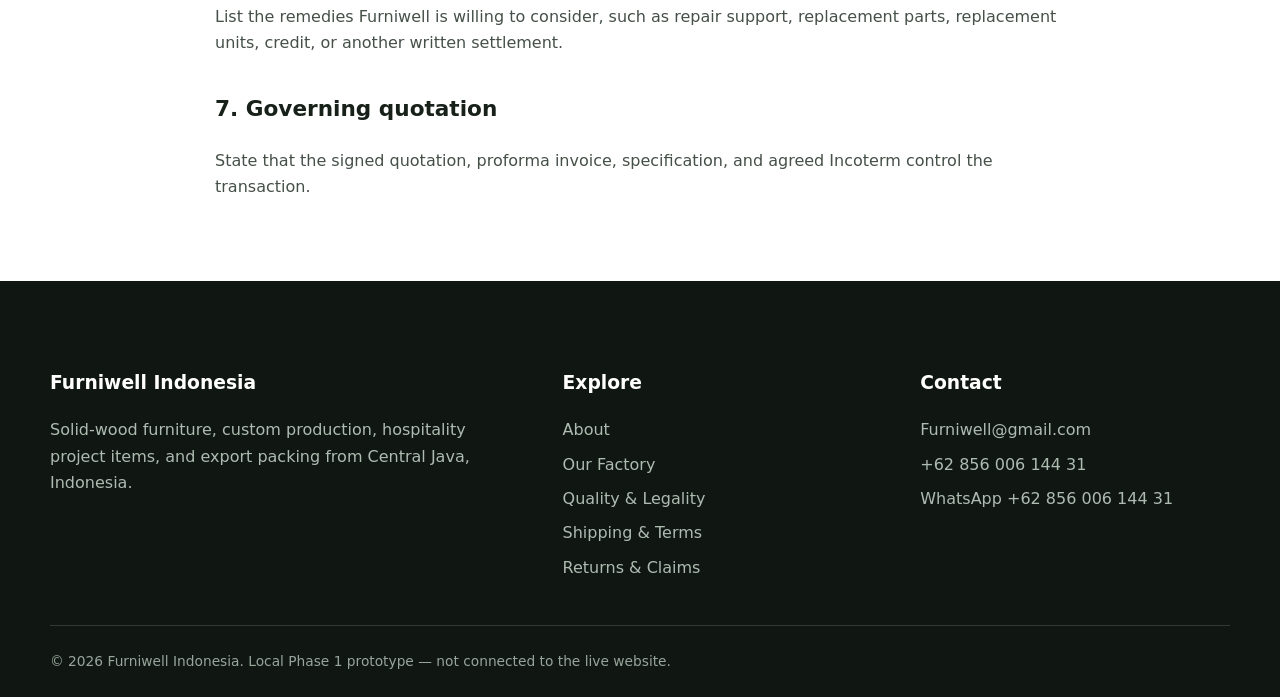
<file: returns-claims.html>
<!doctype html><html lang="en"><head><meta charset="utf-8"><meta name="viewport" content="width=device-width,initial-scale=1"><title data-i18n="returns.title">Returns &amp; Claims Draft | Furniwell Indonesia</title><meta name="description" content="Draft returns and claims framework for Furniwell export orders, pending management and legal approval."><link rel="stylesheet" href="assets/css/styles.css?v=8"><link rel="alternate" hreflang="en-us" href="https://furniwellindo.com/en-us/returns-claims.html" />
<link rel="alternate" hreflang="x-default" href="https://furniwellindo.com/returns-claims.html" />
</head><body><a class="skip" href="#main" data-i18n="shared.skip">Skip to content</a><header class="site-header"><div class="container nav"><a class="brand" href="index.html"><img src="assets/images/logo.webp" alt="Furniwell Indonesia logo"><span>Furniwell Indonesia<small data-i18n="shared.tagline">Furniture manufacturer &amp; exporter</small></span></a><button class="menu-toggle" type="button" aria-expanded="false" aria-controls="site-menu" aria-label="Open navigation" data-i18n-aria-label="nav.open">☰</button><nav class="menu" id="site-menu" aria-label="Main navigation" data-i18n-aria-label="nav.label"><a href="index.html" data-i18n="nav.home">Home</a><a href="about.html" data-i18n="nav.about">About</a><a href="our-factory.html" data-i18n="nav.factory">Our Factory</a><a href="products.html" data-i18n="nav.products">Products</a><div class="dropdown"><button type="button" class="dropdown-toggle" aria-expanded="false" aria-current="page" data-i18n="nav.resources">Resources</button><div class="dropdown-menu"><a href="quality-legality.html" data-i18n="nav.quality">Quality &amp; Legality</a><a href="shipping-terms.html" data-i18n="nav.shipping">Shipping &amp; Terms</a><a href="returns-claims.html" aria-current="page" data-i18n="nav.returns">Returns &amp; Claims</a></div></div><a href="contact.html" data-i18n="footer.contact">Contact</a><a class="nav-cta" href="contact.html#rfq" data-i18n="nav.quote">Request a Quote</a><div class="language-switcher" role="group" data-i18n-aria-label="lang.label"><button type="button" class="language-option is-active" data-language="en" aria-pressed="true">EN</button><span aria-hidden="true">/</span><button type="button" class="language-option" data-language="id" aria-pressed="false">ID</button></div></nav></div></header>
<main id="main"><section class="page-hero"><div class="container"><span class="kicker" data-i18n="nav.returns">Returns &amp; Claims</span><h1 data-i18n="returns.hero">A written process is better than vague promises.</h1><p data-i18n="returns.heroText">This page is a working draft for management review. It must not be uploaded to the live site until the company confirms deadlines, evidence requirements, exclusions, and remedies.</p></div></section><section><div class="container content"><div class="notice"><strong data-i18n="returns.notice">Not approved for publication.</strong> <span data-i18n="returns.noticeText">This is a structure only—not Furniwell’s final contractual policy.</span></div><h2 data-i18n="returns.structure">Recommended policy structure</h2><h3 data-i18n="returns.h1">1. Inspection on arrival</h3><p data-i18n="returns.p1">State how quickly the buyer must inspect the shipment and report visible damage, shortages, or non-conformity.</p><h3 data-i18n="returns.h2">2. Required evidence</h3><p data-i18n="returns.p2">Specify photographs, packaging condition, carton or item codes, quantity affected, and shipping documents required for review.</p><h3 data-i18n="returns.h3">3. Manufacturing non-conformity</h3><p data-i18n="returns.p3">Define what counts as deviation from the approved sample, drawing, finish, material, dimension tolerance, or signed specification.</p><h3 data-i18n="returns.h4">4. Natural material variation</h3><p data-i18n="returns.p4">Explain acceptable variation in grain, colour, texture, movement, and handmade characteristics of solid wood.</p><h3 data-i18n="returns.h5">5. Transit damage</h3><p data-i18n="returns.p5">Clarify the responsibilities of the seller, carrier, freight forwarder, insurer, and buyer under the agreed Incoterm.</p><h3 data-i18n="returns.h6">6. Resolution options</h3><p data-i18n="returns.p6">List the remedies Furniwell is willing to consider, such as repair support, replacement parts, replacement units, credit, or another written settlement.</p><h3 data-i18n="returns.h7">7. Governing quotation</h3><p data-i18n="returns.p7">State that the signed quotation, proforma invoice, specification, and agreed Incoterm control the transaction.</p></div></section></main><footer class="site-footer"><div class="container"><div class="footer-grid"><div><h3>Furniwell Indonesia</h3><p data-i18n="footer.description">Solid-wood furniture, custom production, hospitality project items, and export packing from Central Java, Indonesia.</p></div><div><h3 data-i18n="footer.explore">Explore</h3><div class="footer-links"><a href="about.html" data-i18n="nav.about">About</a><a href="our-factory.html" data-i18n="nav.factory">Our Factory</a><a href="quality-legality.html" data-i18n="nav.quality">Quality &amp; Legality</a><a href="shipping-terms.html" data-i18n="nav.shipping">Shipping &amp; Terms</a><a href="returns-claims.html" aria-current="page" data-i18n="nav.returns">Returns &amp; Claims</a></div></div><div><h3 data-i18n="footer.contact">Contact</h3><div class="footer-links"><a href="mailto:Furniwell@gmail.com">Furniwell@gmail.com</a><a href="tel:+6285600614431">+62 856 006 144 31</a><a href="https://wa.me/6285600614431">WhatsApp +62 856 006 144 31</a></div></div></div><div class="copyright" data-i18n="footer.copyright">© 2026 Furniwell Indonesia. Local Phase 1 prototype — not connected to the live website.</div></div></footer><a class="whatsapp-float" href="https://wa.me/6285600614431" aria-label="WhatsApp" title="WhatsApp"><svg viewBox="0 0 24 24" aria-hidden="true" focusable="false"><circle cx="12" cy="12" r="8.75"></circle><path d="M8.2 7.8c.35-.35.72-.45 1.08-.2l1.35 1.75c.2.28.18.6-.03.9l-.7.9c-.16.2-.16.43-.04.65.62 1.12 1.52 2.03 2.65 2.66.22.12.45.12.65-.04l.9-.7c.3-.22.62-.23.9-.03l1.75 1.35c.25.36.15.73-.2 1.08-.58.58-1.37.88-2.18.75-3.4-.54-6.1-3.24-6.65-6.65-.13-.8.17-1.6.75-2.18Z"></path><path d="m6.1 18.3.7-2.45A8.75 8.75 0 1 1 12 20.75a8.7 8.7 0 0 1-4.15-1.05L6.1 20.2l.5-1.9"></path></svg></a><script src="assets/js/translations.js?v=8"></script><script src="assets/js/main.js?v=8"></script></body></html>
</file>
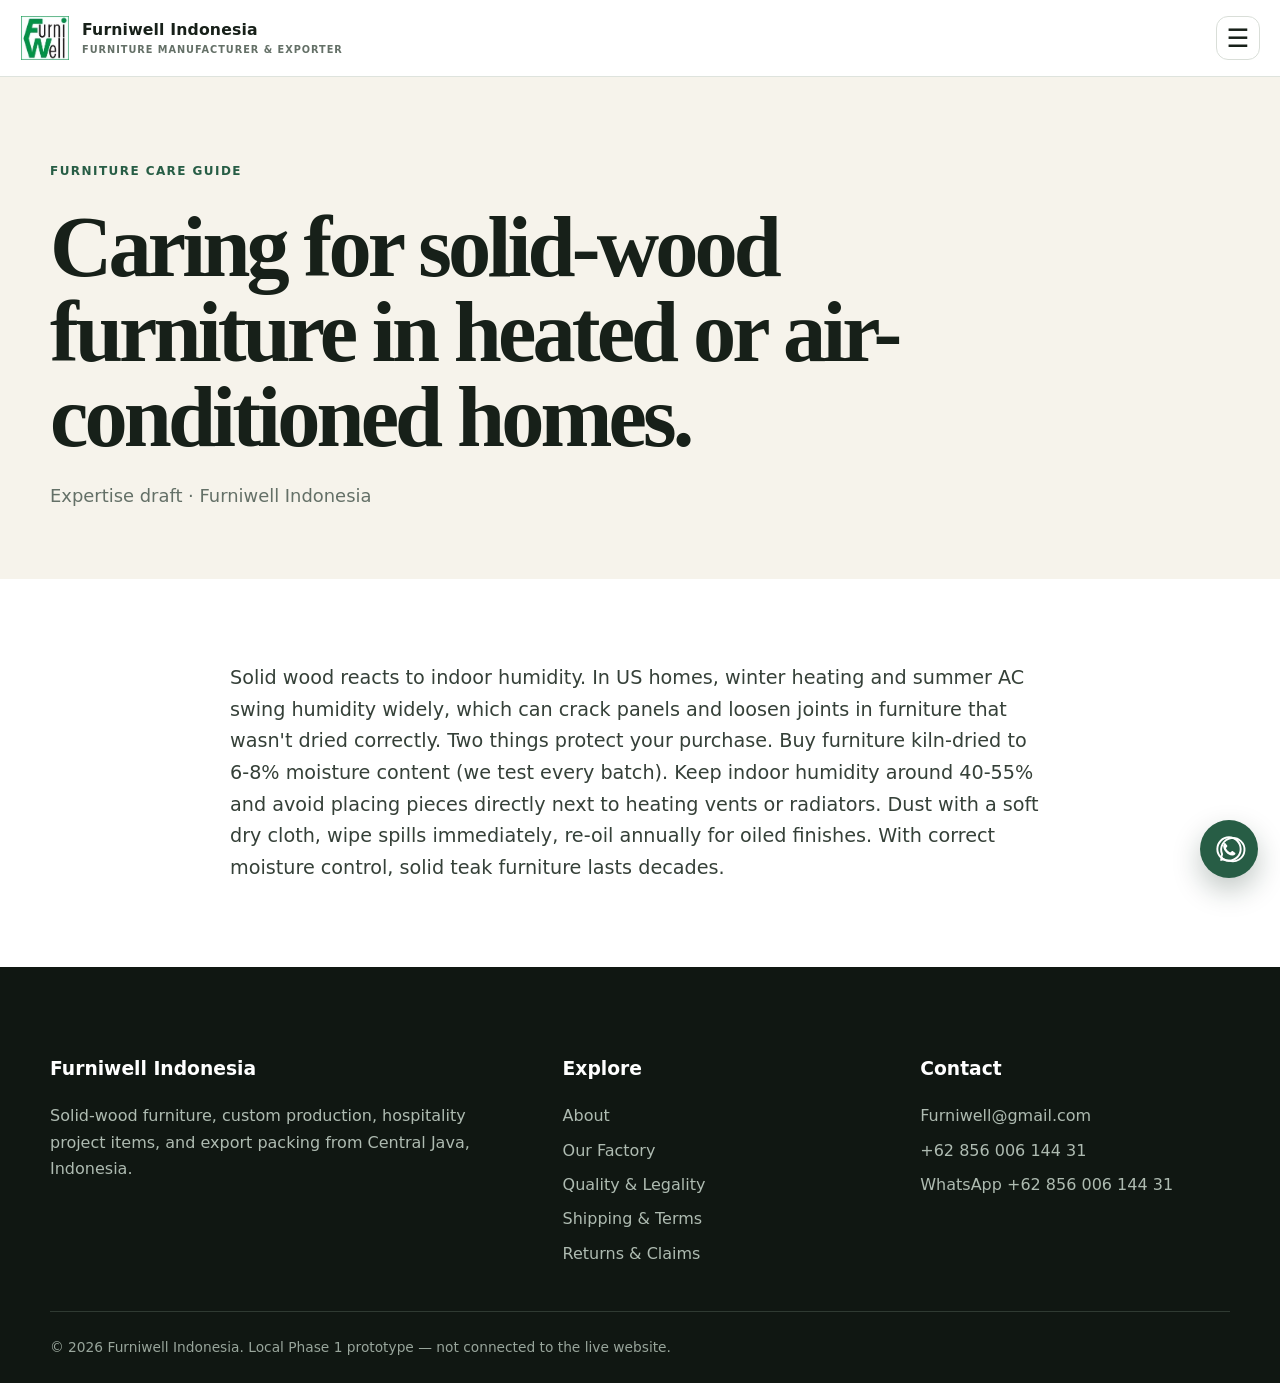
<file: articles/caring-for-solid-wood-furniture.html>
<!doctype html><html lang="en"><head><meta charset="utf-8"><meta name="viewport" content="width=device-width,initial-scale=1"><title data-i18n="care.title">Caring for Solid-Wood Furniture in Air-Conditioned Homes | Furniwell</title><meta name="description" content="Practical care guidance for solid-wood furniture exposed to air conditioning, heating, and indoor humidity changes."><link rel="stylesheet" href="../assets/css/styles.css?v=8"><link rel="alternate" hreflang="en-us" href="https://furniwellindo.com/en-us/articles/caring-for-solid-wood-furniture.html" />
<link rel="alternate" hreflang="x-default" href="https://furniwellindo.com/articles/caring-for-solid-wood-furniture.html" />
</head><body><a class="skip" href="#main" data-i18n="shared.skip">Skip to content</a><header class="site-header"><div class="container nav"><a class="brand" href="../index.html"><img src="../assets/images/logo.webp" alt="Furniwell Indonesia logo"><span>Furniwell Indonesia<small data-i18n="shared.tagline">Furniture manufacturer &amp; exporter</small></span></a><button class="menu-toggle" type="button" aria-expanded="false" aria-controls="site-menu" aria-label="Open navigation" data-i18n-aria-label="nav.open">☰</button><nav class="menu" id="site-menu" aria-label="Main navigation" data-i18n-aria-label="nav.label"><a href="../index.html" data-i18n="nav.home">Home</a><a href="../about.html" data-i18n="nav.about">About</a><a href="../our-factory.html" data-i18n="nav.factory">Our Factory</a><a href="../products.html" data-i18n="nav.products">Products</a><div class="dropdown"><button type="button" class="dropdown-toggle" aria-expanded="false" data-i18n="nav.resources">Resources</button><div class="dropdown-menu"><a href="../quality-legality.html" data-i18n="nav.quality">Quality &amp; Legality</a><a href="../shipping-terms.html" data-i18n="nav.shipping">Shipping &amp; Terms</a><a href="../returns-claims.html" data-i18n="nav.returns">Returns &amp; Claims</a></div></div><a href="../contact.html" data-i18n="footer.contact">Contact</a><a class="nav-cta" href="../contact.html#rfq" data-i18n="nav.quote">Request a Quote</a><div class="language-switcher" role="group" data-i18n-aria-label="lang.label"><button type="button" class="language-option is-active" data-language="en" aria-pressed="true">EN</button><span aria-hidden="true">/</span><button type="button" class="language-option" data-language="id" aria-pressed="false">ID</button></div></nav></div></header>
<main id="main"><section class="page-hero"><div class="container"><span class="kicker" data-i18n="care.kicker">Furniture care guide</span><h1 data-i18n="care.hero">Caring for Solid-Wood Furniture in Heated or Air-Conditioned Homes</h1><p class="article-meta" data-i18n="article.meta">Expertise draft · Furniwell Indonesia</p></div></section><section><article class="container article-body"><p>Solid wood reacts to indoor humidity. In US homes, winter heating and summer AC swing humidity widely, which can crack panels and loosen joints in furniture that wasn't dried correctly. Two things protect your purchase. Buy furniture kiln-dried to 6-8% moisture content (we test every batch). Keep indoor humidity around 40-55% and avoid placing pieces directly next to heating vents or radiators. Dust with a soft dry cloth, wipe spills immediately, re-oil annually for oiled finishes. With correct moisture control, solid teak furniture lasts decades.</p></article></section></main><footer class="site-footer"><div class="container"><div class="footer-grid"><div><h3>Furniwell Indonesia</h3><p data-i18n="footer.description">Solid-wood furniture, custom production, hospitality project items, and export packing from Central Java, Indonesia.</p></div><div><h3 data-i18n="footer.explore">Explore</h3><div class="footer-links"><a href="../about.html" data-i18n="nav.about">About</a><a href="../our-factory.html" data-i18n="nav.factory">Our Factory</a><a href="../quality-legality.html" data-i18n="nav.quality">Quality &amp; Legality</a><a href="../shipping-terms.html" data-i18n="nav.shipping">Shipping &amp; Terms</a><a href="../returns-claims.html" data-i18n="nav.returns">Returns &amp; Claims</a></div></div><div><h3 data-i18n="footer.contact">Contact</h3><div class="footer-links"><a href="mailto:Furniwell@gmail.com">Furniwell@gmail.com</a><a href="tel:+6285600614431">+62 856 006 144 31</a><a href="https://wa.me/6285600614431">WhatsApp +62 856 006 144 31</a></div></div></div><div class="copyright" data-i18n="footer.copyright">© 2026 Furniwell Indonesia. Local Phase 1 prototype — not connected to the live website.</div></div></footer><a class="whatsapp-float" href="https://wa.me/6285600614431" aria-label="WhatsApp" title="WhatsApp"><svg viewBox="0 0 24 24" aria-hidden="true" focusable="false"><circle cx="12" cy="12" r="8.75"></circle><path d="M8.2 7.8c.35-.35.72-.45 1.08-.2l1.35 1.75c.2.28.18.6-.03.9l-.7.9c-.16.2-.16.43-.04.65.62 1.12 1.52 2.03 2.65 2.66.22.12.45.12.65-.04l.9-.7c.3-.22.62-.23.9-.03l1.75 1.35c.25.36.15.73-.2 1.08-.58.58-1.37.88-2.18.75-3.4-.54-6.1-3.24-6.65-6.65-.13-.8.17-1.6.75-2.18Z"></path><path d="m6.1 18.3.7-2.45A8.75 8.75 0 1 1 12 20.75a8.7 8.7 0 0 1-4.15-1.05L6.1 20.2l.5-1.9"></path></svg></a><script src="../assets/js/translations.js?v=8"></script><script src="../assets/js/main.js?v=8"></script></body></html>
</file>
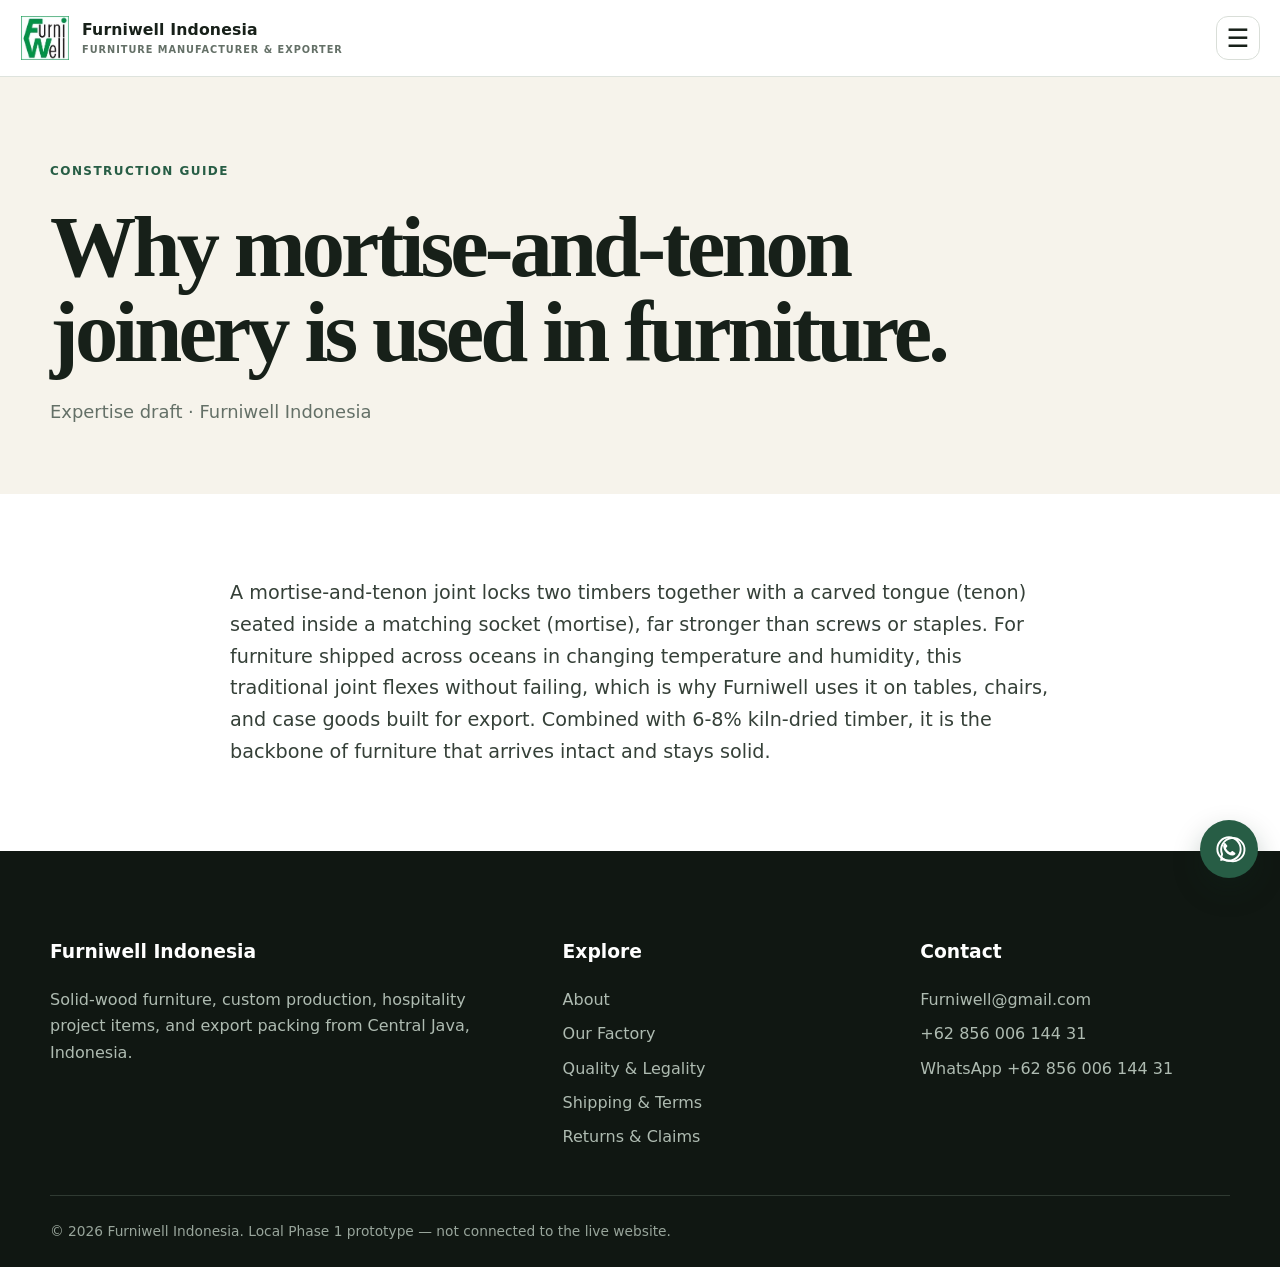
<file: articles/mortise-and-tenon-joinery.html>
<!doctype html><html lang="en"><head><meta charset="utf-8"><meta name="viewport" content="width=device-width,initial-scale=1"><title data-i18n="joinery.title">Why Mortise-and-Tenon Joinery Is Used in Furniture | Furniwell</title><meta name="description" content="An accessible explanation of mortise-and-tenon joinery and why construction details matter in furniture production and transport."><link rel="stylesheet" href="../assets/css/styles.css?v=8"><link rel="alternate" hreflang="en-us" href="https://furniwellindo.com/en-us/articles/mortise-and-tenon-joinery.html" />
<link rel="alternate" hreflang="x-default" href="https://furniwellindo.com/articles/mortise-and-tenon-joinery.html" />
</head><body><a class="skip" href="#main" data-i18n="shared.skip">Skip to content</a><header class="site-header"><div class="container nav"><a class="brand" href="../index.html"><img src="../assets/images/logo.webp" alt="Furniwell Indonesia logo"><span>Furniwell Indonesia<small data-i18n="shared.tagline">Furniture manufacturer &amp; exporter</small></span></a><button class="menu-toggle" type="button" aria-expanded="false" aria-controls="site-menu" aria-label="Open navigation" data-i18n-aria-label="nav.open">☰</button><nav class="menu" id="site-menu" aria-label="Main navigation" data-i18n-aria-label="nav.label"><a href="../index.html" data-i18n="nav.home">Home</a><a href="../about.html" data-i18n="nav.about">About</a><a href="../our-factory.html" data-i18n="nav.factory">Our Factory</a><a href="../products.html" data-i18n="nav.products">Products</a><div class="dropdown"><button type="button" class="dropdown-toggle" aria-expanded="false" data-i18n="nav.resources">Resources</button><div class="dropdown-menu"><a href="../quality-legality.html" data-i18n="nav.quality">Quality &amp; Legality</a><a href="../shipping-terms.html" data-i18n="nav.shipping">Shipping &amp; Terms</a><a href="../returns-claims.html" data-i18n="nav.returns">Returns &amp; Claims</a></div></div><a href="../contact.html" data-i18n="footer.contact">Contact</a><a class="nav-cta" href="../contact.html#rfq" data-i18n="nav.quote">Request a Quote</a><div class="language-switcher" role="group" data-i18n-aria-label="lang.label"><button type="button" class="language-option is-active" data-language="en" aria-pressed="true">EN</button><span aria-hidden="true">/</span><button type="button" class="language-option" data-language="id" aria-pressed="false">ID</button></div></nav></div></header>
<main id="main"><section class="page-hero"><div class="container"><span class="kicker" data-i18n="joinery.kicker">Construction guide</span><h1 data-i18n="joinery.hero">Why Mortise-and-Tenon Joinery Survives Ocean Freight</h1><p class="article-meta" data-i18n="article.meta">Expertise draft · Furniwell Indonesia</p></div></section><section><article class="container article-body"><p>A mortise-and-tenon joint locks two timbers together with a carved tongue (tenon) seated inside a matching socket (mortise), far stronger than screws or staples. For furniture shipped across oceans in changing temperature and humidity, this traditional joint flexes without failing, which is why Furniwell uses it on tables, chairs, and case goods built for export. Combined with 6-8% kiln-dried timber, it is the backbone of furniture that arrives intact and stays solid.</p></article></section></main><footer class="site-footer"><div class="container"><div class="footer-grid"><div><h3>Furniwell Indonesia</h3><p data-i18n="footer.description">Solid-wood furniture, custom production, hospitality project items, and export packing from Central Java, Indonesia.</p></div><div><h3 data-i18n="footer.explore">Explore</h3><div class="footer-links"><a href="../about.html" data-i18n="nav.about">About</a><a href="../our-factory.html" data-i18n="nav.factory">Our Factory</a><a href="../quality-legality.html" data-i18n="nav.quality">Quality &amp; Legality</a><a href="../shipping-terms.html" data-i18n="nav.shipping">Shipping &amp; Terms</a><a href="../returns-claims.html" data-i18n="nav.returns">Returns &amp; Claims</a></div></div><div><h3 data-i18n="footer.contact">Contact</h3><div class="footer-links"><a href="mailto:Furniwell@gmail.com">Furniwell@gmail.com</a><a href="tel:+6285600614431">+62 856 006 144 31</a><a href="https://wa.me/6285600614431">WhatsApp +62 856 006 144 31</a></div></div></div><div class="copyright" data-i18n="footer.copyright">© 2026 Furniwell Indonesia. Local Phase 1 prototype — not connected to the live website.</div></div></footer><a class="whatsapp-float" href="https://wa.me/6285600614431" aria-label="WhatsApp" title="WhatsApp"><svg viewBox="0 0 24 24" aria-hidden="true" focusable="false"><circle cx="12" cy="12" r="8.75"></circle><path d="M8.2 7.8c.35-.35.72-.45 1.08-.2l1.35 1.75c.2.28.18.6-.03.9l-.7.9c-.16.2-.16.43-.04.65.62 1.12 1.52 2.03 2.65 2.66.22.12.45.12.65-.04l.9-.7c.3-.22.62-.23.9-.03l1.75 1.35c.25.36.15.73-.2 1.08-.58.58-1.37.88-2.18.75-3.4-.54-6.1-3.24-6.65-6.65-.13-.8.17-1.6.75-2.18Z"></path><path d="m6.1 18.3.7-2.45A8.75 8.75 0 1 1 12 20.75a8.7 8.7 0 0 1-4.15-1.05L6.1 20.2l.5-1.9"></path></svg></a><script src="../assets/js/translations.js?v=8"></script><script src="../assets/js/main.js?v=8"></script></body></html>
</file>
<file: assets/css/styles.css>
:root{
  --ink:#172019;--muted:#647067;--green:#275d45;--green-2:#1f4937;
  --cream:#f6f3eb;--sand:#e9e2d3;--white:#fff;--line:#d9ded8;
  --warning:#fff3cd;--warning-ink:#665200;--radius:24px;--shadow:0 20px 55px rgba(23,32,25,.12);
  --max:1180px;
}
*{box-sizing:border-box}html{scroll-behavior:smooth}body{margin:0;font-family:Inter,ui-sans-serif,system-ui,-apple-system,"Segoe UI",sans-serif;color:var(--ink);background:var(--white);line-height:1.65}img{max-width:100%;display:block}a{color:inherit;text-decoration:none}button{font:inherit}.container{width:min(var(--max),calc(100% - 40px));margin-inline:auto}.skip{position:absolute;left:-9999px}.skip:focus{left:16px;top:16px;z-index:99;background:#fff;padding:10px 14px;border-radius:10px}.site-header{position:sticky;top:0;z-index:50;background:rgba(255,255,255,.94);backdrop-filter:blur(14px);border-bottom:1px solid rgba(217,222,216,.85)}.nav{height:76px;display:flex;align-items:center;justify-content:space-between;gap:24px}.brand{display:flex;align-items:center;gap:12px;font-weight:800;letter-spacing:.01em}.brand img{width:52px;height:46px;object-fit:contain}.brand span small{display:block;font-size:.68rem;font-weight:700;color:var(--muted);letter-spacing:.12em;text-transform:uppercase}.menu{display:flex;align-items:center;gap:24px;font-size:.94rem;font-weight:650}.menu a:not(.nav-cta):hover,.menu a[aria-current="page"]:not(.nav-cta){color:var(--green)}.menu .nav-cta{padding:10px 16px;border-radius:999px;background:var(--green);color:#fff}.menu-toggle{display:none;border:0;background:transparent;font-size:1.6rem}.hero{background:linear-gradient(115deg,rgba(17,28,21,.88),rgba(17,28,21,.38)),url('../images/hero-table.webp') center/cover;min-height:670px;color:#fff;display:flex;align-items:center}.hero-inner{padding:80px 0 60px;max-width:790px}.eyebrow{display:inline-flex;align-items:center;gap:8px;text-transform:uppercase;letter-spacing:.14em;font-size:.76rem;font-weight:800;color:#dfe9df}.eyebrow::before{content:"";width:34px;height:2px;background:#b7cfbc}.hero h1,.page-hero h1{font-family:Georgia,"Times New Roman",serif;font-size:clamp(3rem,7vw,5.8rem);line-height:.98;letter-spacing:-.045em;margin:22px 0}.hero p{font-size:1.15rem;max-width:690px;color:#eef3ef}.actions{display:flex;gap:14px;flex-wrap:wrap;margin-top:30px}.btn{display:inline-flex;justify-content:center;align-items:center;min-height:48px;padding:12px 20px;border-radius:999px;font-weight:800;border:1px solid transparent}.btn-primary{background:#fff;color:var(--green-2)}.btn-dark{background:var(--green);color:#fff}.btn-outline{border-color:rgba(255,255,255,.65);color:#fff}.btn-light-outline{border-color:var(--green);color:var(--green)}.trust-strip{margin-top:-38px;position:relative;z-index:2}.trust-grid{display:grid;grid-template-columns:repeat(3,1fr);background:#fff;border-radius:20px;box-shadow:var(--shadow);overflow:hidden}.trust-item{padding:24px 28px;border-right:1px solid var(--line)}.trust-item:last-child{border-right:0}.trust-item strong{display:block;font-size:1.08rem}.trust-item span{color:var(--muted);font-size:.9rem}section{padding:64px 0}.section-soft{background:var(--cream)}.section-dark{background:var(--ink);color:#fff}.section-head{display:flex;justify-content:space-between;align-items:end;gap:30px;margin-bottom:42px}.section-head>div{max-width:760px}.section-head h2,.content h2{font-family:Georgia,"Times New Roman",serif;font-size:clamp(2.2rem,5vw,4.2rem);line-height:1.04;letter-spacing:-.035em;margin:10px 0}.section-head p,.lede{color:var(--muted);font-size:1.05rem}.section-dark .section-head p{color:#bcc8bf}.grid-3{display:grid;grid-template-columns:repeat(3,1fr);gap:24px}.grid-2{display:grid;grid-template-columns:repeat(2,1fr);gap:30px}.card{border:1px solid var(--line);border-radius:var(--radius);overflow:hidden;background:#fff}.card-media{aspect-ratio:4/3;object-fit:cover;width:100%}.card-body{padding:24px}.card h3{font-family:Georgia,"Times New Roman",serif;font-size:1.55rem;margin:0 0 8px}.card p{color:var(--muted);margin:0}.kicker{color:var(--green);font-size:.75rem;font-weight:850;letter-spacing:.12em;text-transform:uppercase}.process-grid{display:grid;grid-template-columns:repeat(3,1fr);gap:20px;counter-reset:step}.process-card{counter-increment:step;padding:28px;border-radius:20px;background:#fff;border:1px solid var(--line)}.process-card::before{content:"0" counter(step);display:block;color:var(--green);font-size:.8rem;font-weight:900;letter-spacing:.13em;margin-bottom:20px}.process-card h3{margin:0 0 8px}.process-card p{margin:0;color:var(--muted)}.split{display:grid;grid-template-columns:1.05fr .95fr;gap:54px;align-items:center}.split-media{border-radius:var(--radius);overflow:hidden;box-shadow:var(--shadow)}.split-media img{width:100%;aspect-ratio:4/3;object-fit:cover}.quote-box{padding:28px;border-left:4px solid var(--green);background:var(--cream);border-radius:0 18px 18px 0}.project-card{position:relative;min-height:480px;border-radius:var(--radius);overflow:hidden;color:#fff;display:flex;align-items:end;padding:32px;background-size:cover;background-position:center}.project-card::before{content:"";position:absolute;inset:0;background:linear-gradient(transparent,rgba(12,18,14,.86))}.project-card>*{position:relative}.project-card h3{font-family:Georgia,"Times New Roman",serif;font-size:2rem;margin:6px 0}.project-card p{margin:0;color:#dbe4dc}.cta{border-radius:32px;background:var(--green);color:#fff;padding:54px;display:flex;align-items:center;justify-content:space-between;gap:30px}.cta h2{font-family:Georgia,"Times New Roman",serif;font-size:clamp(2rem,4vw,3.6rem);margin:0;line-height:1.05}.cta p{color:#dce9e0;max-width:650px}.page-hero{padding:80px 0 50px;background:var(--cream)}.page-hero h1{font-size:clamp(3rem,7vw,5.4rem);max-width:940px}.page-hero p{max-width:780px;font-size:1.12rem;color:var(--muted)}.notice{background:var(--warning);color:var(--warning-ink);border:1px solid #eadb9a;padding:16px 18px;border-radius:14px;margin:24px 0}.content{max-width:850px}.content h2{font-size:2.35rem;margin-top:52px}.content h3{margin-top:34px;font-size:1.35rem}.content p,.content li{color:#455048}.content ul,.content ol{padding-left:22px}.wide-content{max-width:none}.info-table{width:100%;border-collapse:collapse;margin-top:24px}.info-table th,.info-table td{text-align:left;padding:16px;border-bottom:1px solid var(--line);vertical-align:top}.info-table th{width:28%;color:var(--green)}.status{display:inline-flex;padding:5px 10px;border-radius:999px;background:#eff3ef;color:#3b5142;font-size:.78rem;font-weight:800}.status-pending{background:#fff3cd;color:#6f5800}.contact-grid{display:grid;grid-template-columns:repeat(3,1fr);gap:22px}.contact-card{padding:26px;border-radius:20px;border:1px solid var(--line);background:#fff}.contact-card h3{margin-top:0}.contact-card p{color:var(--muted)}.article-meta{font-size:.9rem;color:var(--muted)}.article-body{max-width:820px}.article-body>p:first-of-type{font-size:1.2rem;color:#354038}.article-body h2{font-size:2rem;margin-top:48px}.article-body blockquote{margin:32px 0;padding:24px 28px;background:var(--cream);border-radius:18px;border-left:4px solid var(--green)}.site-footer{background:#101712;color:#dce3dd;padding:68px 0 24px}.footer-grid{display:grid;grid-template-columns:1.2fr .8fr .8fr;gap:48px}.site-footer h3{color:#fff}.site-footer p,.site-footer a{color:#aebbb1}.site-footer a:hover{color:#fff}.footer-links{display:grid;gap:8px}.copyright{border-top:1px solid #2f3a32;margin-top:44px;padding-top:24px;font-size:.86rem;color:#98a59b}.whatsapp-float{position:fixed;right:22px;bottom:22px;z-index:45;background:#226743;color:#fff;padding:13px 17px;border-radius:999px;font-weight:850;box-shadow:0 16px 38px rgba(0,0,0,.2)}
@media(max-width:900px){.menu-toggle{display:block}.menu{display:none;position:absolute;top:76px;left:0;right:0;background:#fff;padding:22px 24px;border-bottom:1px solid var(--line);flex-direction:column;align-items:flex-start}.menu.is-open{display:flex}.trust-grid,.grid-3,.process-grid,.contact-grid{grid-template-columns:1fr}.trust-item{border-right:0;border-bottom:1px solid var(--line)}.split,.grid-2,.footer-grid{grid-template-columns:1fr}.section-head,.cta{align-items:flex-start;flex-direction:column}.hero{min-height:620px}.project-card{min-height:400px}}
@media(max-width:560px){.container{width:min(var(--max),calc(100% - 28px))}.brand span{display:none}.hero-inner{padding:60px 0 50px}.hero h1{font-size:3.2rem}.actions{flex-direction:column}.btn{width:100%}section{padding:48px 0}.page-hero{padding:56px 0 32px}.cta{padding:34px 24px}.info-table,.info-table tbody,.info-table tr,.info-table th,.info-table td{display:block}.info-table th{width:auto;padding-bottom:4px}.info-table td{padding-top:4px}.whatsapp-float{right:14px;bottom:14px}}

/* Navbar refinement — v2 */
.site-header .nav{
  width:min(1320px,calc(100% - 40px));
  height:82px;
  gap:18px;
}
.brand{
  flex:0 0 auto;
  min-width:0;
  white-space:nowrap;
}
.brand img{
  width:50px;
  height:44px;
  flex:0 0 auto;
}
.brand span{
  line-height:1.15;
  font-size:.98rem;
}
.brand span small{
  margin-top:5px;
  font-size:.61rem;
  line-height:1.2;
  letter-spacing:.1em;
}
.menu{
  flex:1 1 auto;
  justify-content:flex-end;
  gap:clamp(10px,1vw,17px);
  min-width:0;
  font-size:.84rem;
  line-height:1.2;
}
.menu a{
  display:inline-flex;
  align-items:center;
  min-height:42px;
  white-space:nowrap;
  position:relative;
}
.menu a:not(.nav-cta)::after{
  content:"";
  position:absolute;
  left:0;
  right:0;
  bottom:3px;
  height:2px;
  border-radius:999px;
  background:var(--green);
  transform:scaleX(0);
  transform-origin:center;
  transition:transform .2s ease;
}
.menu a:not(.nav-cta):hover::after,
.menu a[aria-current="page"]:not(.nav-cta)::after{
  transform:scaleX(1);
}
.menu .nav-cta{
  min-height:42px;
  padding:10px 15px;
  margin-left:2px;
  box-shadow:0 8px 20px rgba(39,93,69,.16);
}
.language-switcher{
  display:inline-flex;
  align-items:center;
  flex:0 0 auto;
  gap:5px;
  min-height:42px;
  padding:4px;
  border:1px solid var(--line);
  border-radius:999px;
  color:var(--muted);
}
.language-option{
  min-width:32px;
  height:32px;
  padding:0 7px;
  border:0;
  border-radius:999px;
  background:transparent;
  color:inherit;
  font-size:.75rem;
  font-weight:850;
  cursor:pointer;
}
.language-option:hover,
.language-option.is-active{
  background:var(--green);
  color:#fff;
}
.menu-toggle{
  width:44px;
  height:44px;
  align-items:center;
  justify-content:center;
  border:1px solid var(--line);
  border-radius:12px;
  color:var(--ink);
  cursor:pointer;
}

@media(max-width:1320px){
  .site-header .nav{height:76px}
  .menu-toggle{display:inline-flex}
  .menu{
    display:none;
    position:absolute;
    top:76px;
    left:0;
    right:0;
    max-height:calc(100vh - 76px);
    overflow-y:auto;
    background:#fff;
    padding:14px 24px 22px;
    border-bottom:1px solid var(--line);
    box-shadow:0 18px 36px rgba(23,32,25,.1);
    flex-direction:column;
    align-items:stretch;
    gap:0;
  }
  .menu.is-open{display:flex}
  .menu a{
    width:100%;
    min-height:48px;
    padding:10px 2px;
    border-bottom:1px solid #edf0ed;
    font-size:.95rem;
  }
  .menu a:not(.nav-cta)::after{display:none}
  .menu .nav-cta{
    width:100%;
    min-height:48px;
    margin:16px 0 0;
    padding:12px 18px;
    justify-content:center;
    border-bottom:0;
  }
  .language-switcher{
    width:100%;
    min-height:48px;
    margin-top:12px;
    justify-content:center;
    border-radius:14px;
  }
  .language-option{
    min-width:52px;
    height:36px;
  }
}

@media(max-width:620px){
  .site-header .nav{width:min(100% - 28px,1320px)}
  .brand{gap:9px}
  .brand img{width:43px;height:40px}
  .brand span{display:block;font-size:.88rem}
  .brand span small{display:none}
  .menu{padding-inline:18px}
}

@media(max-width:380px){
  .brand span{font-size:.8rem}
}

@media(max-width:560px){
  .page-hero h1{
    font-size:clamp(2.45rem,11.5vw,3rem);
    line-height:1.02;
    overflow-wrap:break-word;
  }
  .page-hero p{font-size:1rem}
  .whatsapp-float{
    width:50px;
    height:50px;
    padding:0;
    border-radius:50%;
    display:flex;
    align-items:center;
    justify-content:center;
    font-size:0;
  }
  .whatsapp-float::before{
    content:"WA";
    font-size:.78rem;
    letter-spacing:.04em;
  }
}

/* Homepage hero product collage */
.hero{
  min-height:calc(100svh - 82px);
  background:
    linear-gradient(105deg,rgba(12,20,15,.94) 0%,rgba(12,20,15,.86) 42%,rgba(12,20,15,.56) 68%,rgba(12,20,15,.42) 100%),
    url('../images/hero-table.webp') center/cover;
}
.hero-inner{
  width:min(1440px,calc(100% - clamp(48px,6vw,112px)));
  max-width:none;
  margin-inline:auto;
  padding:clamp(56px,7vh,88px) 0;
  display:grid;
  grid-template-columns:minmax(0,1.02fr) minmax(420px,.98fr);
  align-items:center;
  gap:clamp(42px,6vw,96px);
}
.hero-copy{
  width:100%;
  max-width:720px;
}
.hero-copy h1{
  max-width:680px;
  font-size:clamp(3.6rem,5.25vw,5.65rem);
}
.hero-copy p{max-width:650px}
.hero-products{
  position:relative;
  width:100%;
  min-height:clamp(500px,62vh,660px);
  justify-self:end;
}
.hero-product-main,
.hero-product-secondary{
  overflow:hidden;
  border-radius:clamp(20px,1.6vw,26px);
  box-shadow:0 22px 55px rgba(0,0,0,.22);
}
.hero-product-main{
  width:min(76%,500px);
  aspect-ratio:4/5;
  margin-left:clamp(8px,4vw,64px);
}
.hero-product-secondary{
  position:absolute;
  right:0;
  bottom:4%;
  width:min(47%,310px);
  aspect-ratio:5/6;
  border:6px solid rgba(255,255,255,.9);
}
.hero-product-main img,
.hero-product-secondary img{
  width:100%;
  height:100%;
  object-fit:cover;
}
.hero-product-main img{object-position:48% center}
.hero-product-secondary img{object-position:center}
.hero-products-link{
  position:absolute;
  left:0;
  bottom:8%;
  z-index:2;
  display:inline-flex;
  align-items:center;
  justify-content:center;
  gap:12px;
  min-height:50px;
  padding:11px 19px;
  border:1px solid rgba(255,255,255,.68);
  border-radius:999px;
  background:rgba(255,255,255,.94);
  color:var(--green-2);
  font-size:.88rem;
  font-weight:850;
  box-shadow:0 14px 32px rgba(0,0,0,.18);
}
.hero-products-link:hover{
  background:#fff;
  transform:translateY(-1px);
}

@media(max-width:1199px) and (min-width:768px){
  .hero{min-height:calc(100svh - 76px)}
  .hero-inner{
    width:min(100% - 40px,1100px);
    padding:56px 0 64px;
    grid-template-columns:minmax(0,1.08fr) minmax(300px,.92fr);
    gap:30px;
  }
  .hero-copy h1{
    max-width:560px;
    font-size:clamp(2.85rem,5.8vw,4.2rem);
  }
  .hero-copy p{font-size:1rem}
  .hero-products{min-height:440px}
  .hero-product-main{
    width:78%;
    margin-left:0;
  }
  .hero-product-secondary{
    width:48%;
    bottom:5%;
    border-width:5px;
  }
  .hero-products-link{
    left:auto;
    right:30%;
    bottom:2%;
    min-height:46px;
    padding:10px 15px;
    font-size:.8rem;
  }
}

@media(max-width:767px){
  .hero{
    min-height:auto;
    background:
      linear-gradient(165deg,rgba(12,20,15,.94) 0%,rgba(12,20,15,.83) 54%,rgba(12,20,15,.62) 100%),
      url('../images/hero-table.webp') center/cover;
  }
  .hero-inner{
    width:min(100% - 28px,720px);
    padding:52px 0 42px;
    grid-template-columns:1fr;
    gap:38px;
  }
  .hero-copy{max-width:none}
  .hero-copy h1{
    max-width:560px;
    font-size:clamp(3rem,14vw,4rem);
  }
  .hero-products{
    min-height:0;
    display:grid;
    grid-template-columns:minmax(0,1fr) minmax(110px,.68fr);
    align-items:end;
    gap:12px;
  }
  .hero-product-main{
    width:100%;
    margin:0;
    aspect-ratio:4/5;
  }
  .hero-product-secondary{
    position:static;
    width:100%;
    aspect-ratio:4/5;
    border-width:4px;
  }
  .hero-products-link{
    position:static;
    grid-column:1/-1;
    width:100%;
    min-height:50px;
    margin-top:2px;
  }
}

@media(max-width:390px){
  .hero-copy h1{font-size:clamp(2.75rem,13.5vw,3.25rem)}
  .hero-products{grid-template-columns:minmax(0,1fr) minmax(104px,.62fr)}
}

/* Homepage CTA and global floating WhatsApp refinements */
.whatsapp-float{
  right:22px;
  bottom:22px;
  width:58px;
  height:58px;
  padding:0;
  display:inline-flex;
  align-items:center;
  justify-content:center;
  border-radius:50%;
  background:var(--green);
  color:#fff;
  font-size:0;
  box-shadow:0 12px 28px rgba(15,43,30,.26);
  transition:transform .2s ease,background-color .2s ease,box-shadow .2s ease;
}
.whatsapp-float:hover{
  background:var(--green-2);
  transform:translateY(-3px) scale(1.03);
  box-shadow:0 16px 32px rgba(15,43,30,.3);
}
.whatsapp-float:focus-visible{
  outline:3px solid rgba(255,255,255,.92);
  outline-offset:3px;
}
.whatsapp-float::before{content:none}
.whatsapp-float svg{
  width:32px;
  height:32px;
  overflow:visible;
}
.whatsapp-float svg circle,
.whatsapp-float svg path:last-child{
  fill:none;
  stroke:currentColor;
  stroke-width:1.45;
  stroke-linecap:round;
  stroke-linejoin:round;
}
.whatsapp-float svg path:first-of-type{fill:currentColor}

.home-rfq-cta{
  display:grid;
  grid-template-columns:minmax(0,1fr) auto;
  align-items:center;
  gap:clamp(32px,6vw,80px);
}
.home-rfq-copy{max-width:760px}
.home-rfq-copy p{margin-bottom:0}
.home-rfq-button{
  min-width:190px;
  min-height:56px;
  padding:14px 26px;
  gap:11px;
  white-space:nowrap;
  font-size:1rem;
  font-weight:750;
  box-shadow:0 10px 24px rgba(10,30,20,.18);
  transition:transform .2s ease,box-shadow .2s ease;
}
.home-rfq-button:hover{
  transform:translateY(-2px);
  box-shadow:0 14px 28px rgba(10,30,20,.22);
}
.home-rfq-button span[aria-hidden="true"]{font-size:1.2rem}

@media(max-width:767px){
  .whatsapp-float{
    right:20px;
    bottom:20px;
    width:56px;
    height:56px;
  }
  .whatsapp-float svg{
    width:30px;
    height:30px;
  }
  .home-rfq-cta{
    grid-template-columns:1fr;
    align-items:start;
    gap:26px;
  }
  .home-rfq-button{
    width:100%;
    min-height:56px;
  }
}


/* Dropdown styles */
.dropdown {
  position: relative;
  display: inline-flex;
  align-items: center;
}
.dropdown-toggle {
  background: none;
  border: none;
  font: inherit;
  color: inherit;
  cursor: pointer;
  display: inline-flex;
  align-items: center;
  min-height: 42px;
  padding: 0;
  white-space: nowrap;
}
.dropdown-toggle::after {
  content: '';
  display: inline-block;
  margin-left: 6px;
  vertical-align: middle;
  border-top: 4px solid currentColor;
  border-right: 4px solid transparent;
  border-left: 4px solid transparent;
  transition: transform 0.2s;
}
.dropdown-toggle[aria-expanded="true"]::after {
  transform: rotate(180deg);
}
.dropdown-menu {
  position: absolute;
  top: 100%;
  right: 0;
  min-width: 220px;
  background: #fff;
  border: 1px solid var(--line);
  border-radius: 12px;
  box-shadow: 0 14px 34px rgba(23,32,25,.12);
  padding: 8px 0;
  display: none;
  flex-direction: column;
  z-index: 100;
}
.dropdown.is-active .dropdown-menu {
  display: flex;
}
.dropdown-menu a {
  padding: 10px 20px;
  width: 100%;
  font-size: .92rem;
  font-weight: 600;
  color: var(--ink);
  min-height: auto;
}
.dropdown-menu a::after {
  display: none !important;
}
.dropdown-menu a:hover, .dropdown-menu a:focus {
  background: var(--cream);
  color: var(--green);
}

@media(max-width:1320px){
  .dropdown {
    width: 100%;
    flex-direction: column;
    align-items: stretch;
  }
  .dropdown-toggle {
    width: 100%;
    justify-content: space-between;
    padding: 10px 2px;
    border-bottom: 1px solid #edf0ed;
    font-size: .95rem;
  }
  .dropdown-menu {
    position: static;
    border: none;
    box-shadow: none;
    padding: 0;
    display: none;
    background: transparent;
  }
  .dropdown.is-active .dropdown-menu {
    display: flex;
  }
  .dropdown-menu a {
    padding: 10px 16px;
    border-bottom: 1px solid #edf0ed;
    font-size: .9rem;
    color: var(--muted);
  }
  .dropdown-menu a:last-child {
    border-bottom: none;
  }
}

.menu .dropdown-toggle[aria-current="page"] { color: var(--green); }
.menu .dropdown-toggle::after {
  content: "";
  position: absolute;
  left: 0; bottom: -4px; width: 100%; height: 2px;
  background: var(--green);
  transform: scaleX(0);
  transform-origin: left;
  transition: transform .3s ease;
}
.menu .dropdown-toggle:hover::after,
.menu .dropdown-toggle[aria-current="page"]::after {
  transform: scaleX(1);
}

/* Gallery and Lightbox */
.gallery-grid {
  display: grid;
  grid-template-columns: repeat(3, 1fr);
  gap: 24px;
  margin-top: 32px;
}
.gallery-grid img {
  width: 100%;
  aspect-ratio: 4 / 3;
  object-fit: cover;
  cursor: pointer;
  transition: transform 0.3s ease;
}
.gallery-grid img:hover {
  transform: scale(1.03);
}

.lightbox {
  position: fixed;
  inset: 0;
  background: rgba(16, 23, 18, 0.95);
  z-index: 1000;
  display: flex;
  align-items: center;
  justify-content: center;
  opacity: 0;
  visibility: hidden;
  transition: opacity 0.3s ease, visibility 0.3s ease;
}
.lightbox.is-open {
  opacity: 1;
  visibility: visible;
}
.lightbox-content {
  position: relative;
  max-width: 90%;
  max-height: 90vh;
}
.lightbox-content img {
  max-width: 100%;
  max-height: 90vh;
  border-radius: 6px;
  object-fit: contain;
}
.lightbox-close {
  position: absolute;
  top: -40px;
  right: 0;
  background: none;
  border: none;
  color: #fff;
  font-size: 2.4rem;
  cursor: pointer;
  padding: 0;
  line-height: 1;
}
.lightbox-nav {
  position: absolute;
  top: 50%;
  transform: translateY(-50%);
  background: rgba(255, 255, 255, 0.1);
  border: none;
  color: #fff;
  font-size: 1.5rem;
  width: 48px;
  height: 48px;
  border-radius: 50%;
  display: flex;
  align-items: center;
  justify-content: center;
  cursor: pointer;
  transition: background 0.3s ease;
}
.lightbox-nav:hover {
  background: rgba(255, 255, 255, 0.25);
}
.lightbox-prev {
  left: -70px;
}
.lightbox-next {
  right: -70px;
}

@media(max-width:900px){
  .gallery-grid {
    grid-template-columns: repeat(2, 1fr);
  }
  .lightbox-content {
    max-width: 95%;
  }
  .lightbox-prev { left: 10px; }
  .lightbox-next { right: 10px; }
  .lightbox-close { right: 10px; top: 10px; z-index: 10; }
}

@media(max-width:600px){
  .gallery-grid {
    grid-template-columns: 1fr;
  }
}
</file>
